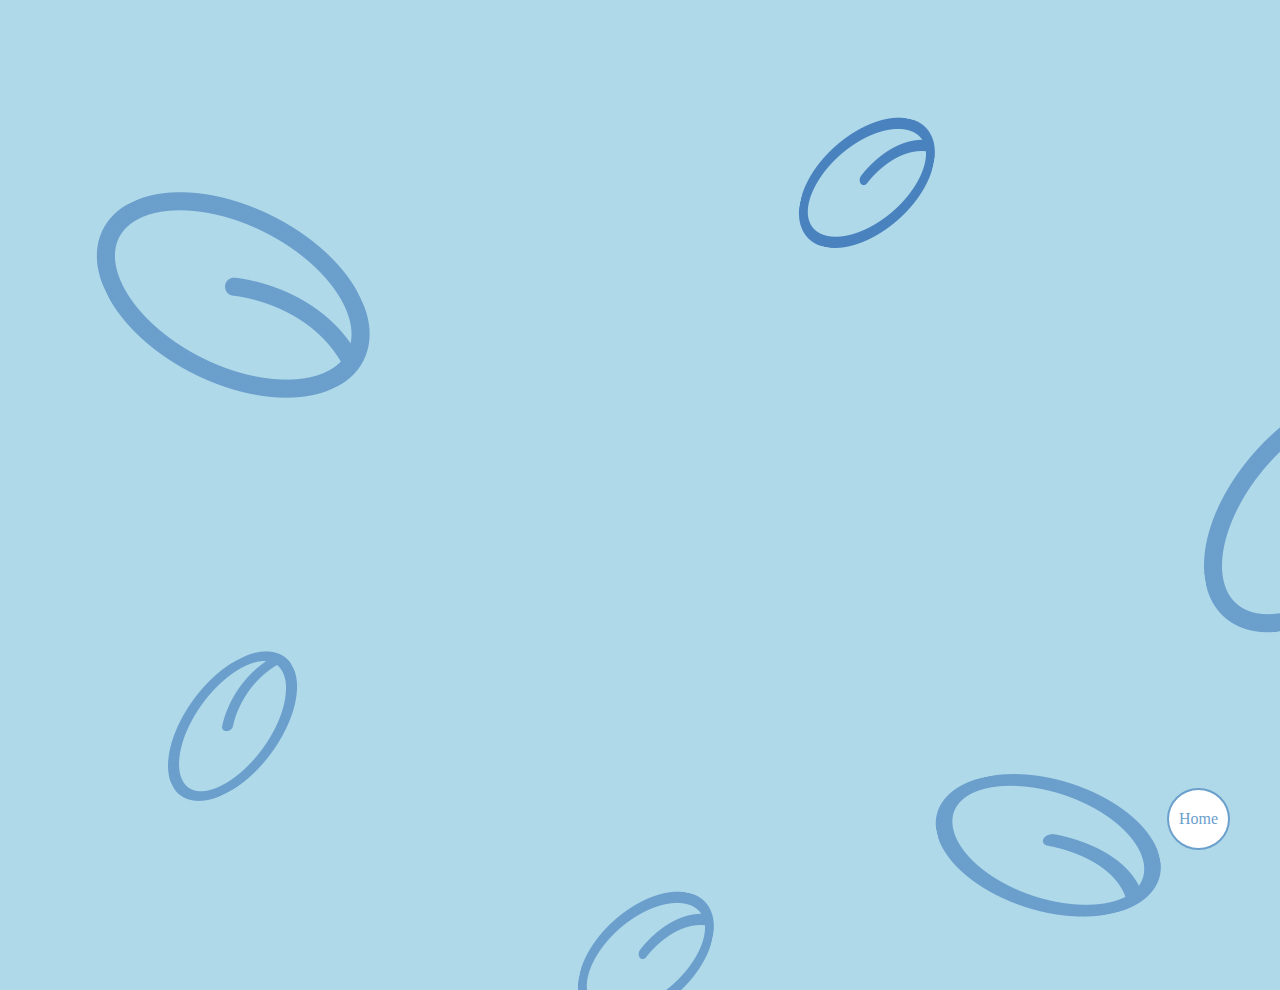
<file: video/video.html>
<!DOCTYPE html>
<html lang="ko">
<head>
    <meta charset="UTF-8">
    <meta http-equiv="X-UA-Compatible" content="IE=edge">
    <meta name="viewport" content="width=1400">
    <title>비디오</title>
    <style>
        *{
            margin: 0;
            padding: 0;
        }
        body{
            height: 100vh;
            background: url(./background.jpg);
            min-width: 1320px;
            text-align: center;
            padding-top: calc(calc(100vh - 720px) / 2);
        }
        a{
            text-decoration: none;
            color: #6ba0cc;
            background-color: #fff;
            border: 2px solid #6ba0cc;
            padding: 20px 10px;
            display: block;
            position: fixed;
            right: 50px;
            bottom: 50px;
            border-radius: 50%;
        }
        a:hover{
            color: #fff;
            background-color: #6ba0cc;
        }
    </style>
</head>
<body>
    <iframe width="1280" height="720" src="https://www.youtube.com/embed/yJPmBB8HkDw" title="손수" frameborder="0" allow="accelerometer; autoplay; clipboard-write; encrypted-media; gyroscope; picture-in-picture; web-share" allowfullscreen></iframe>
    <a href="../index.html">Home</a>
</body>
</html>
</file>
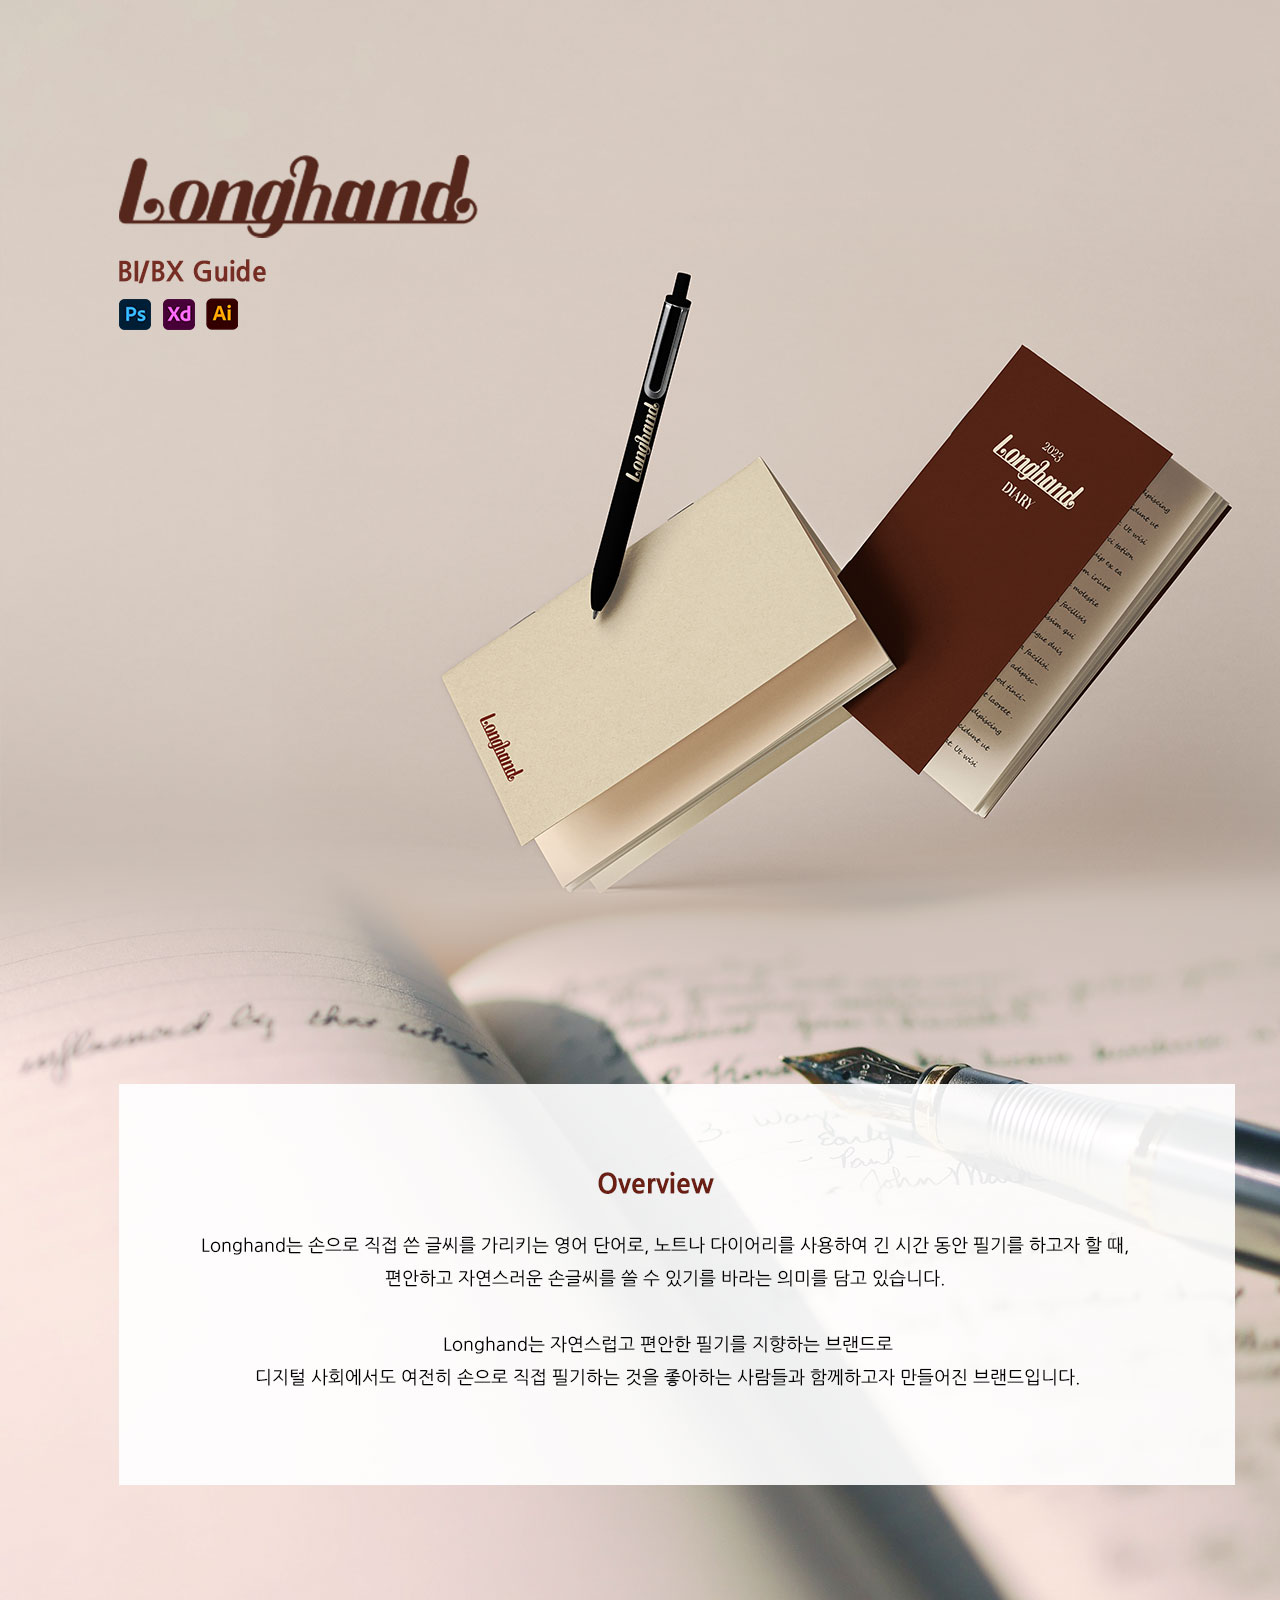
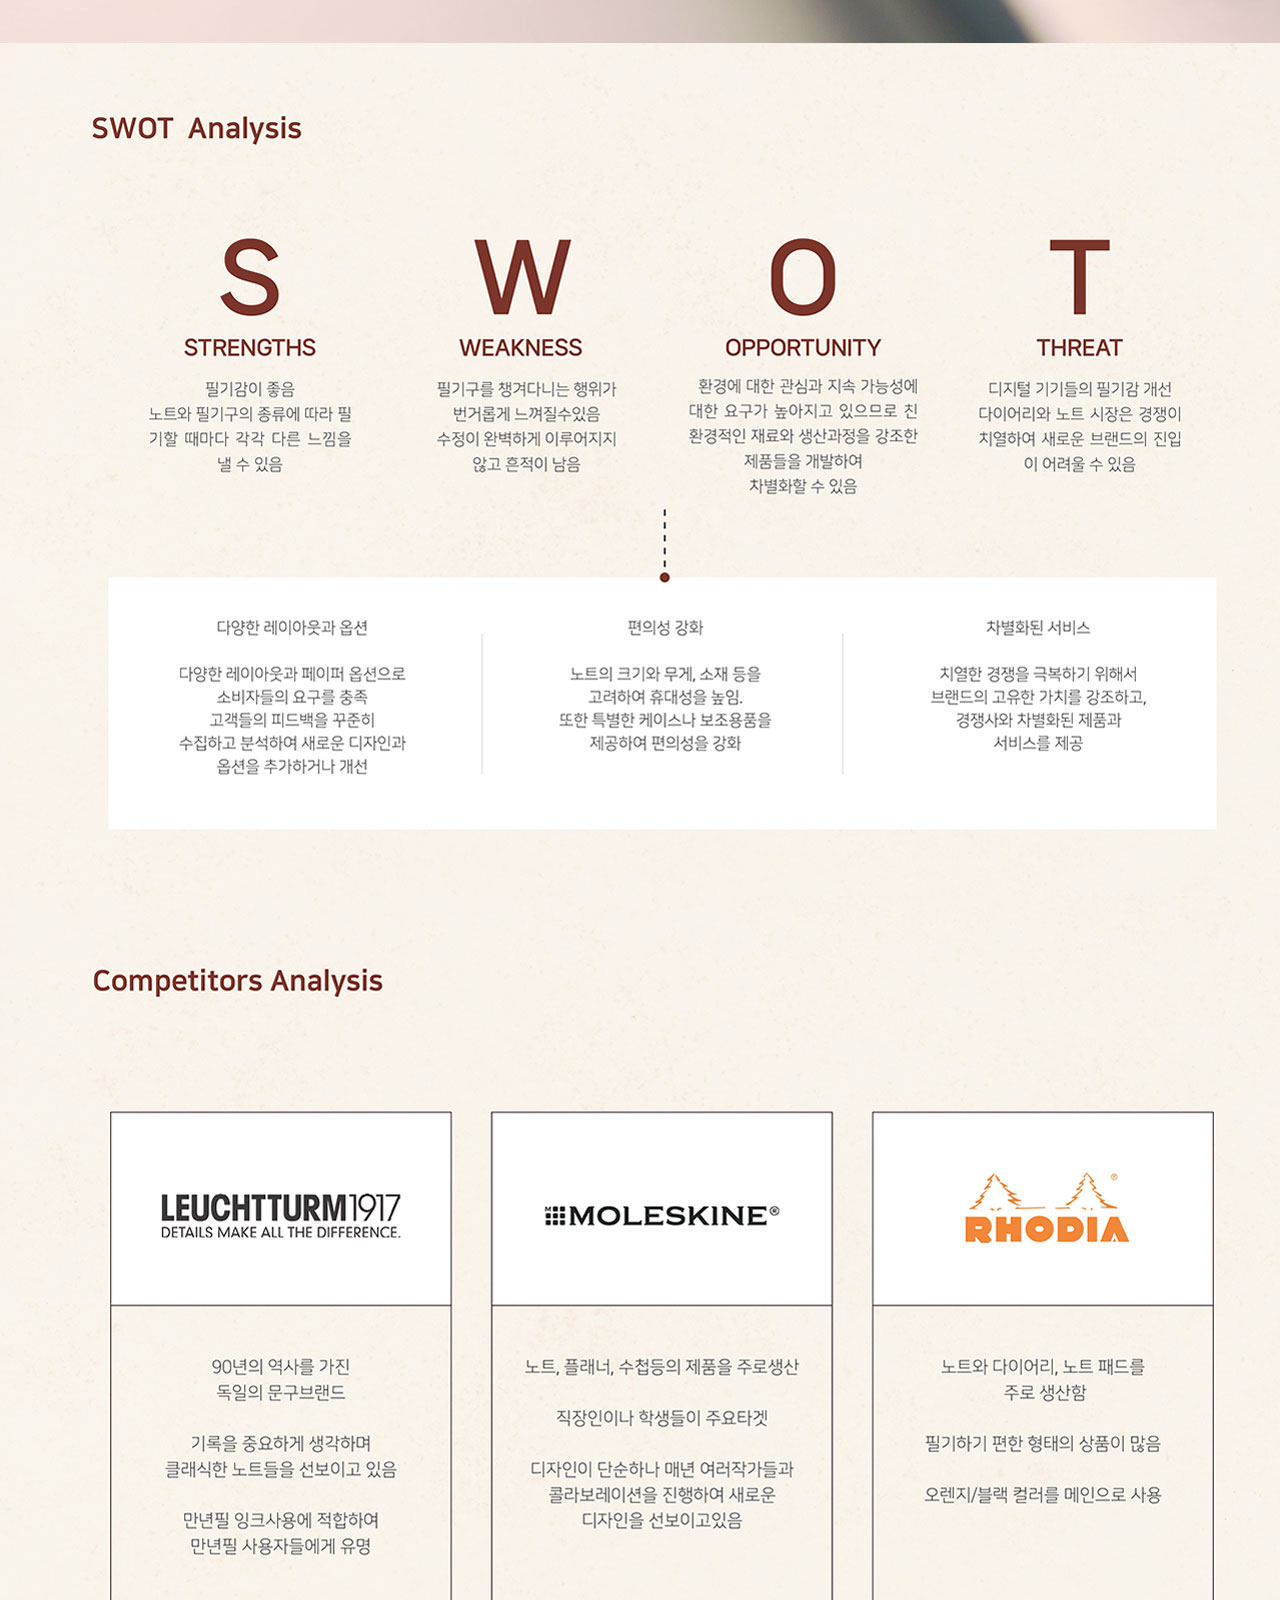
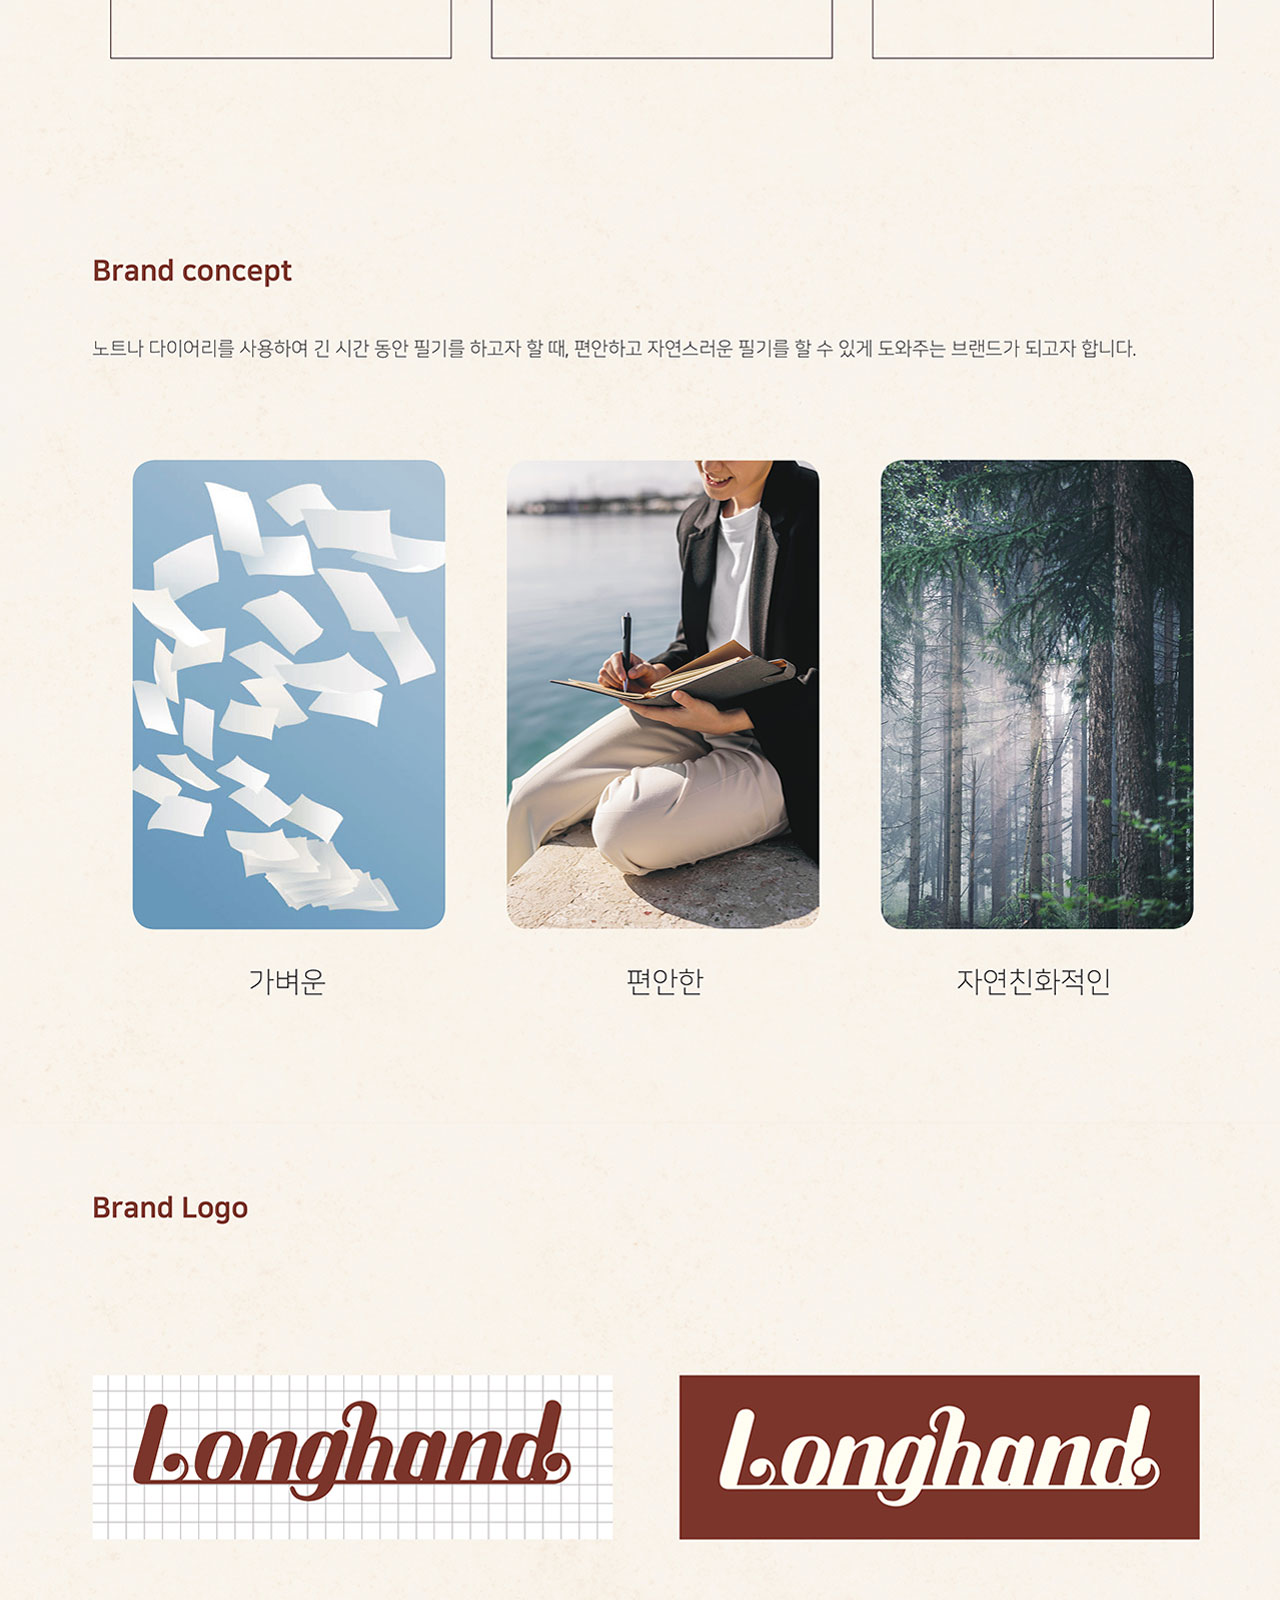
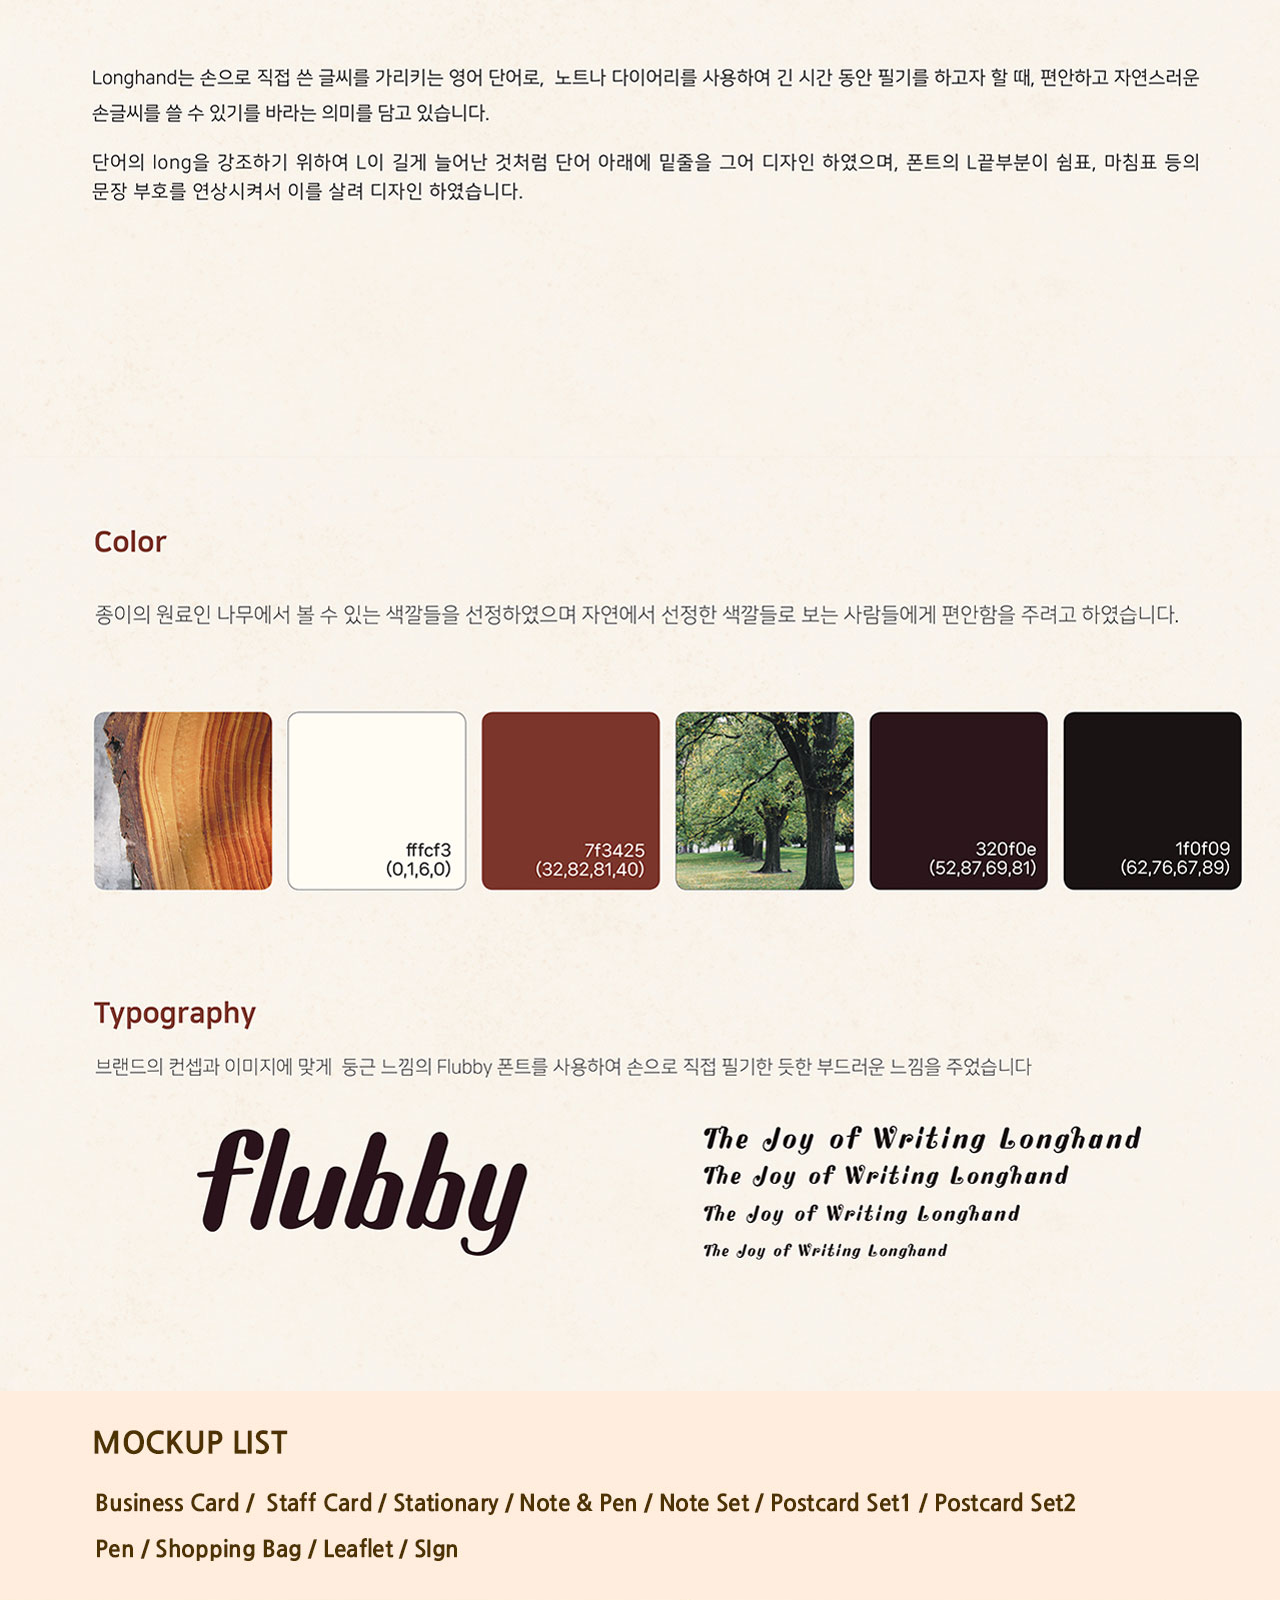
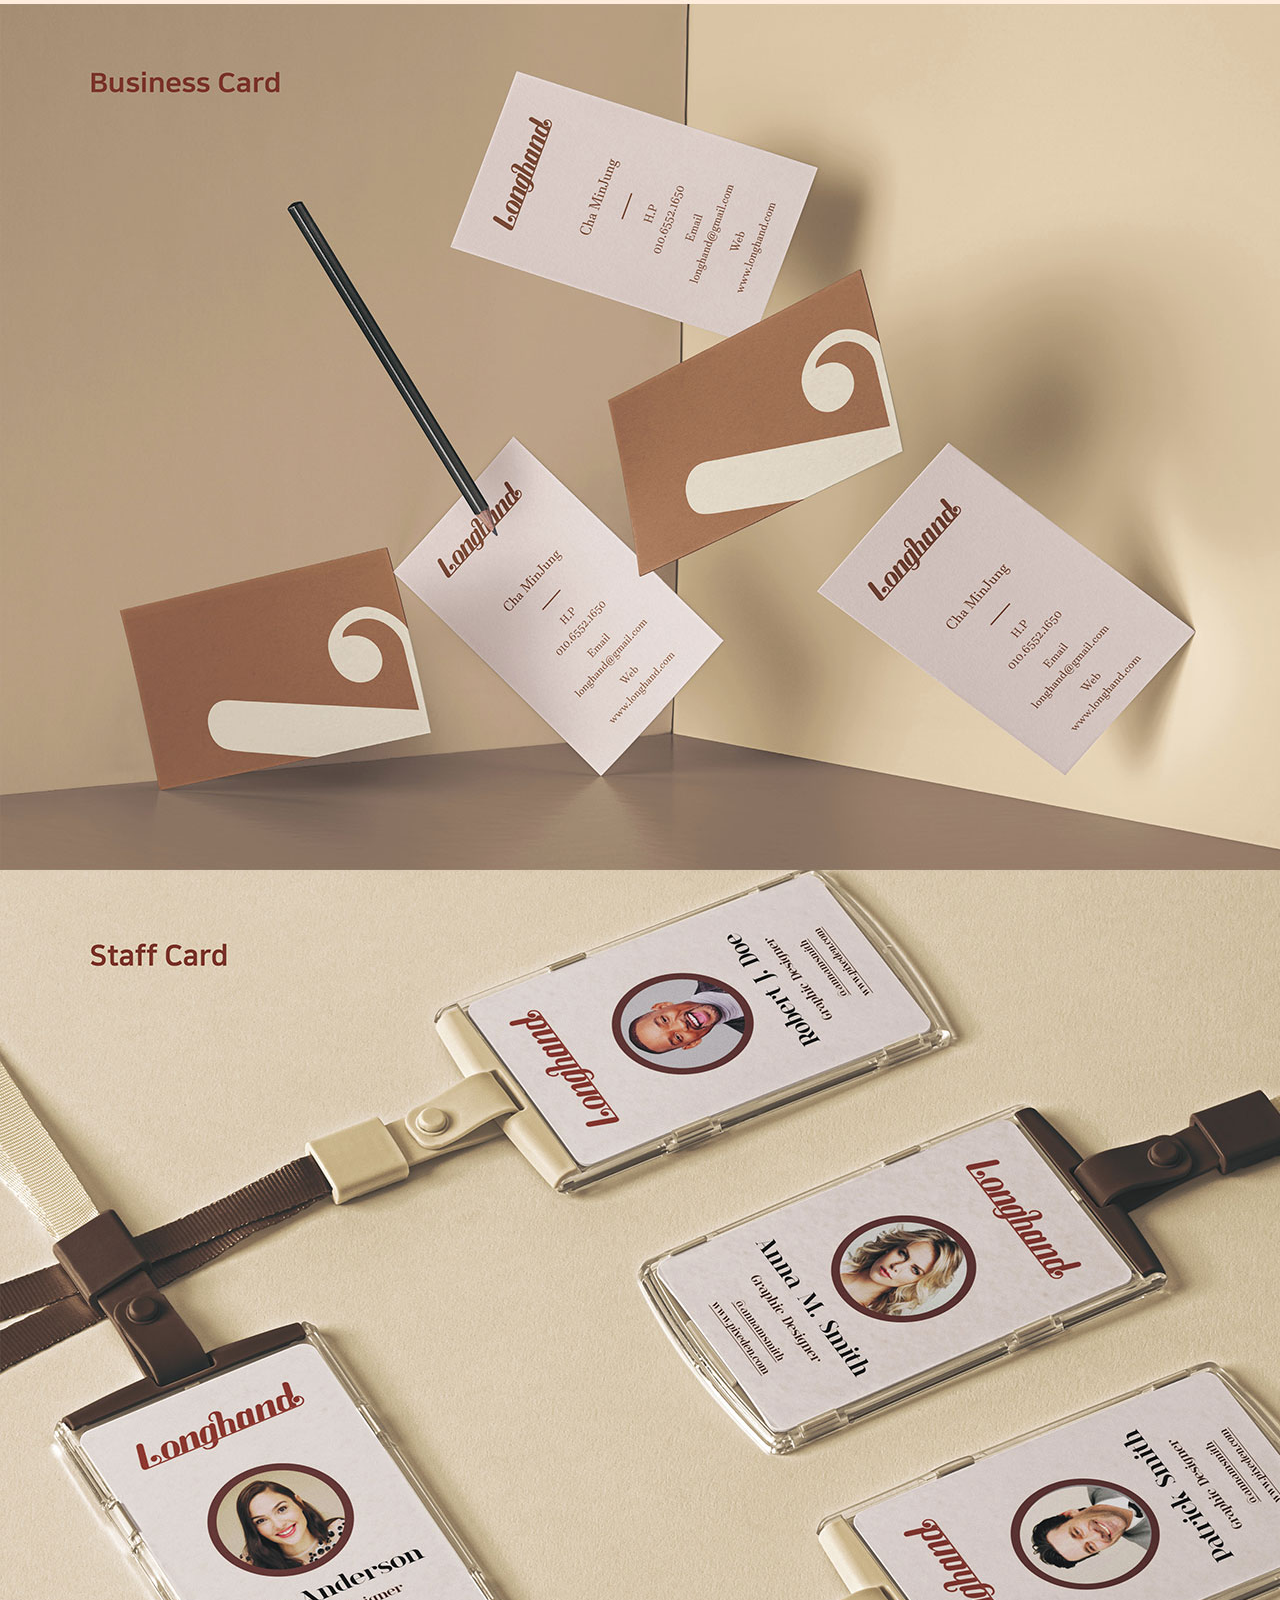
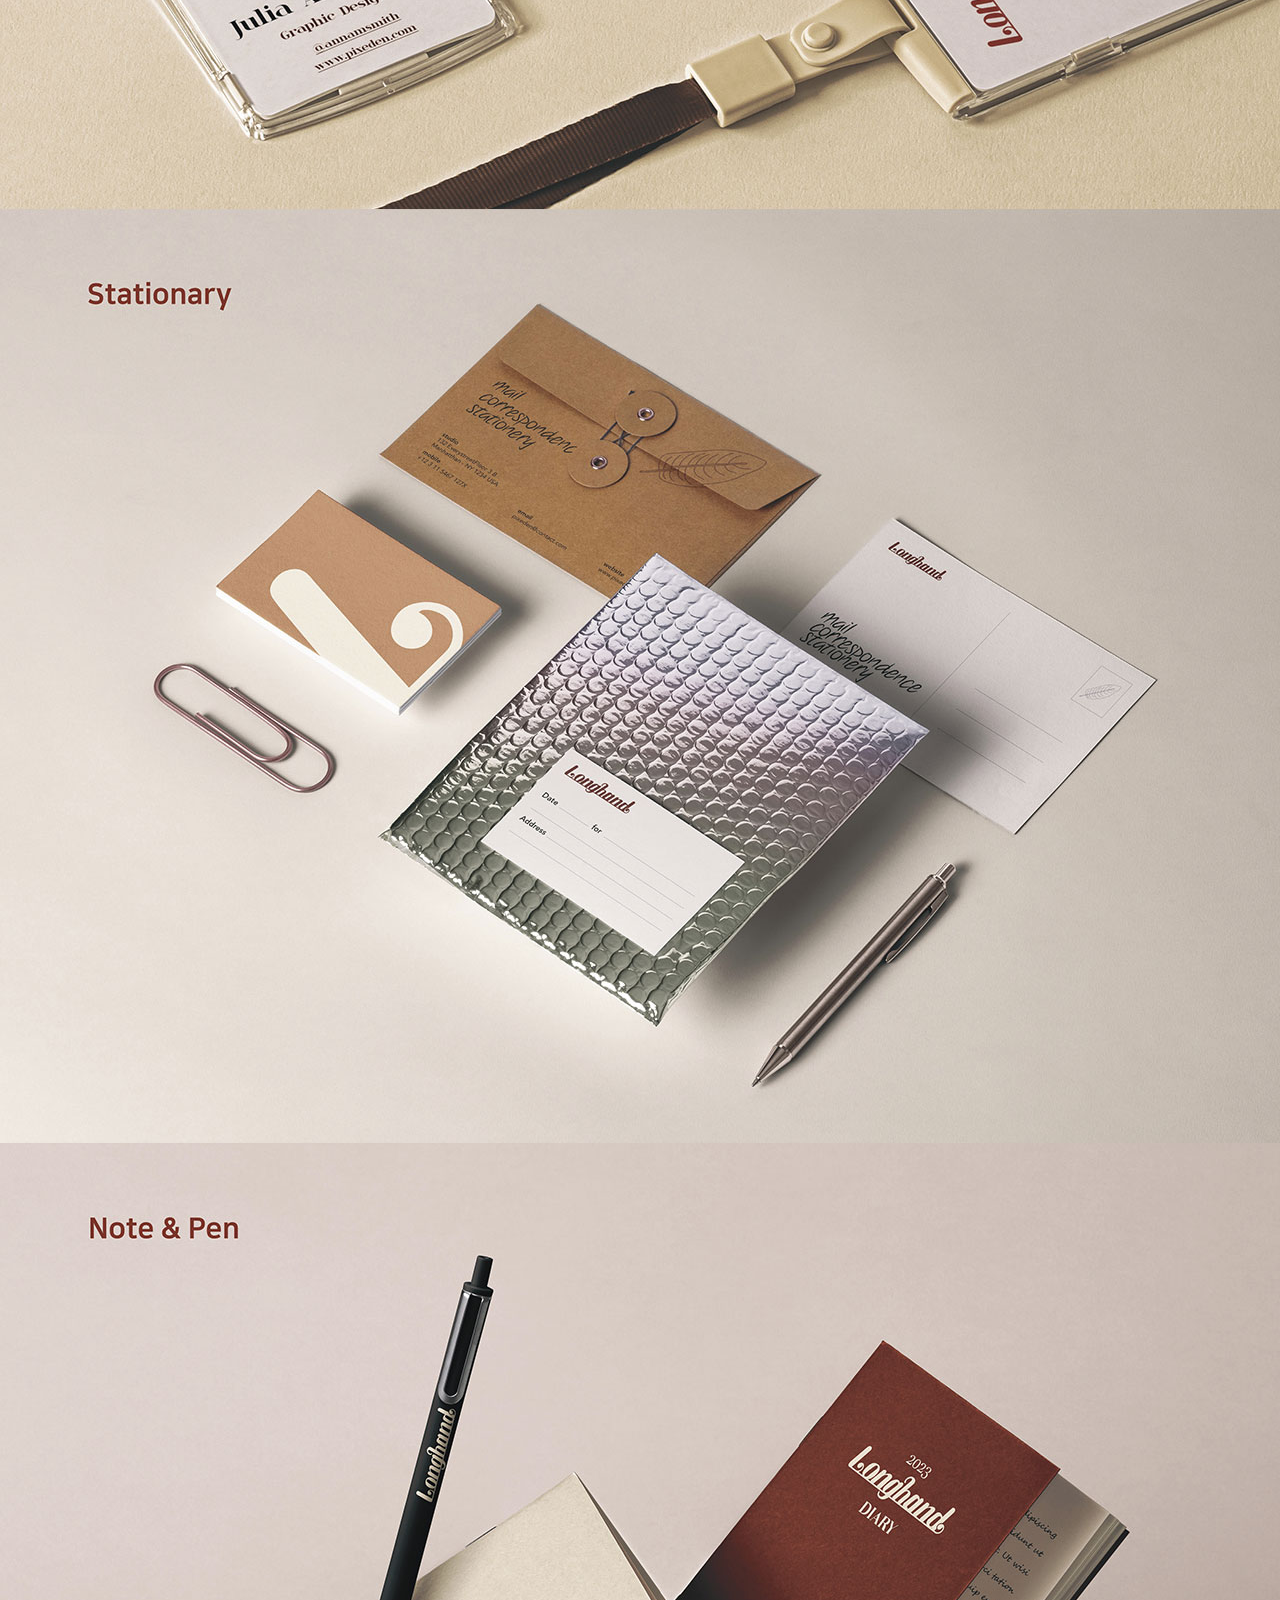
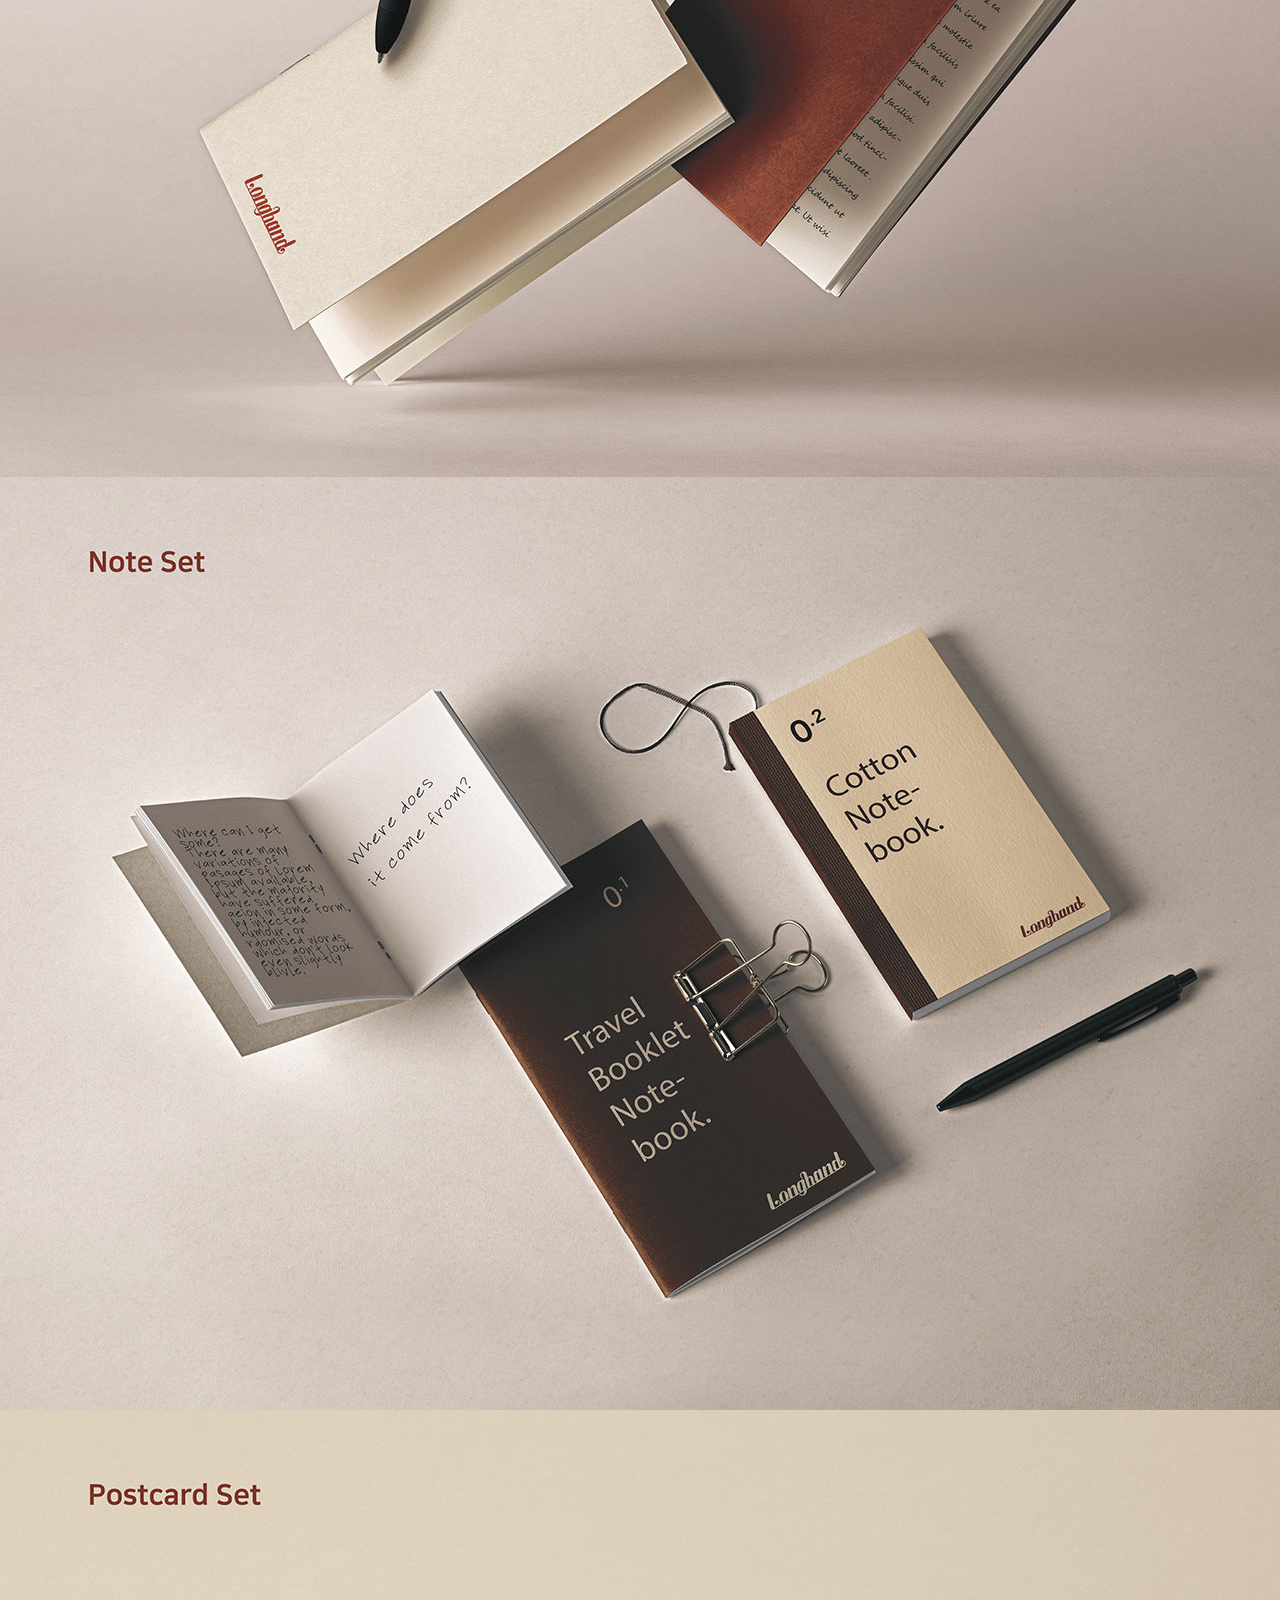
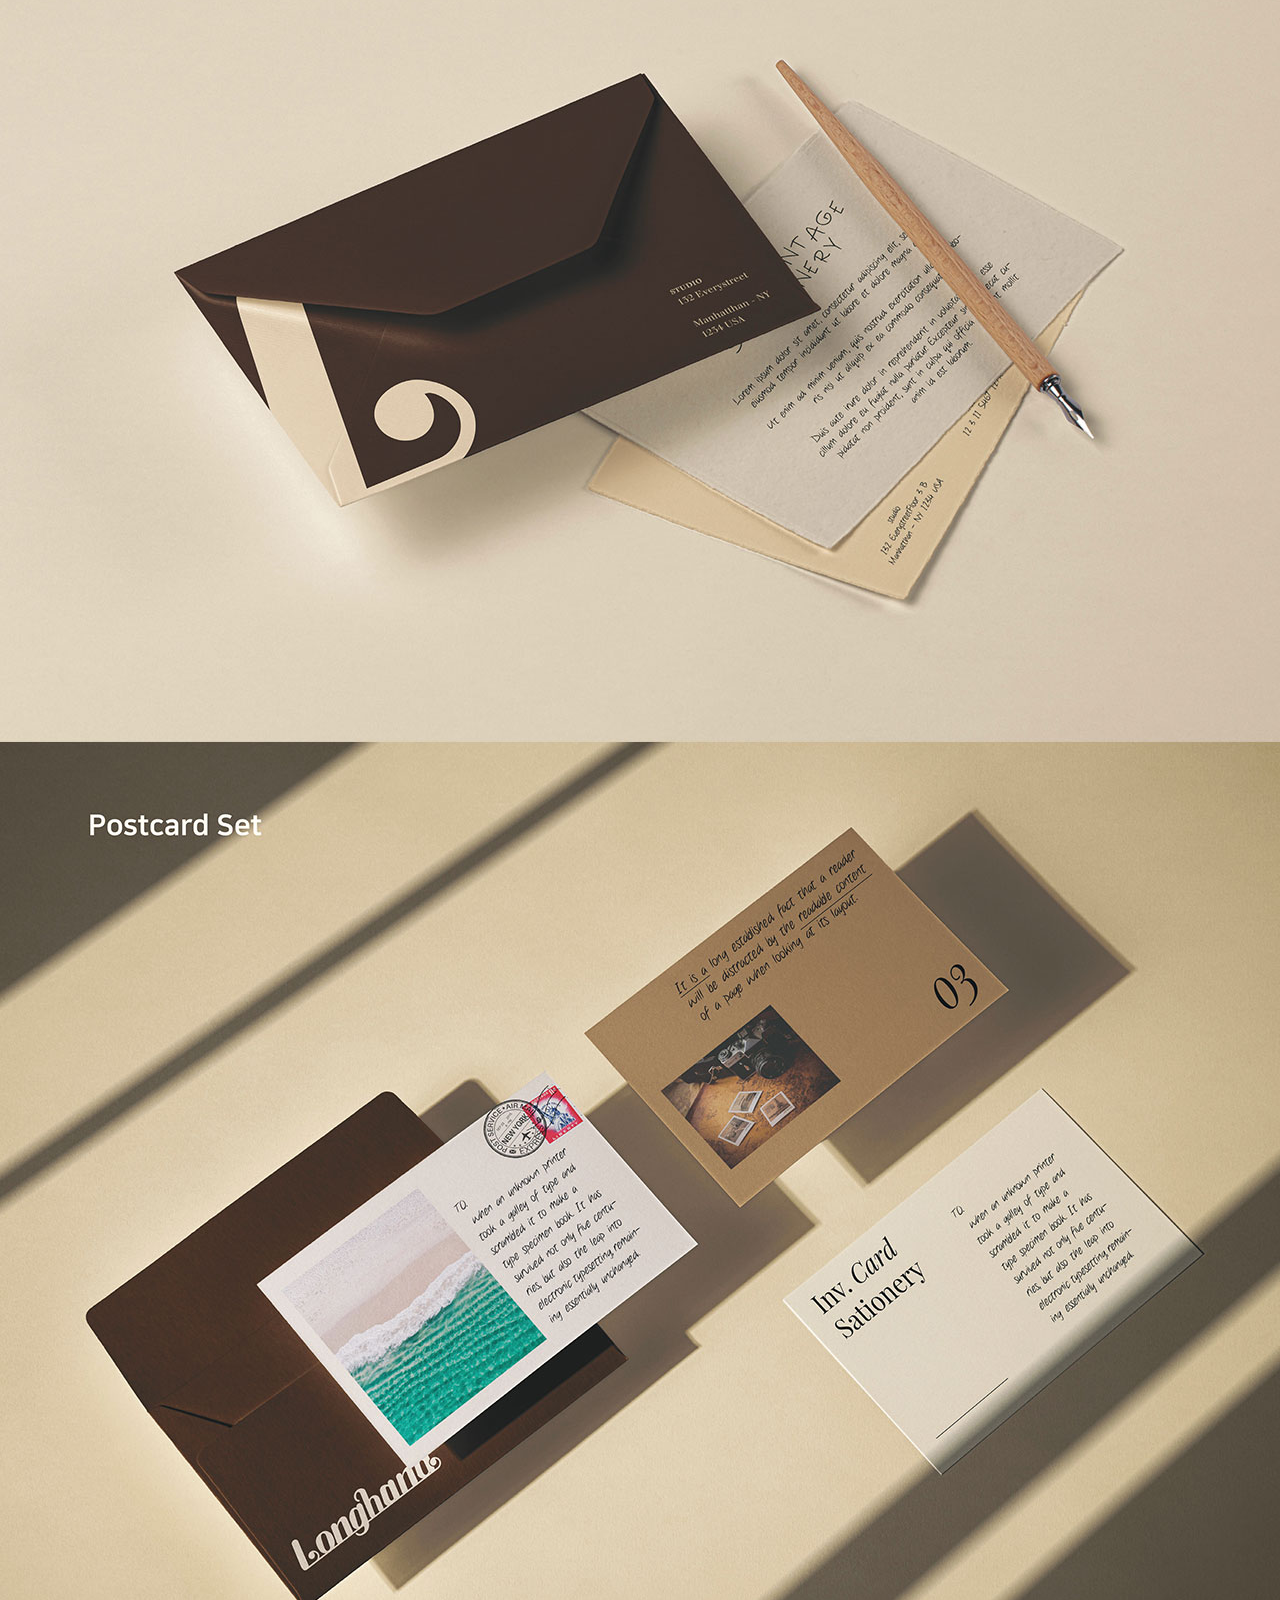
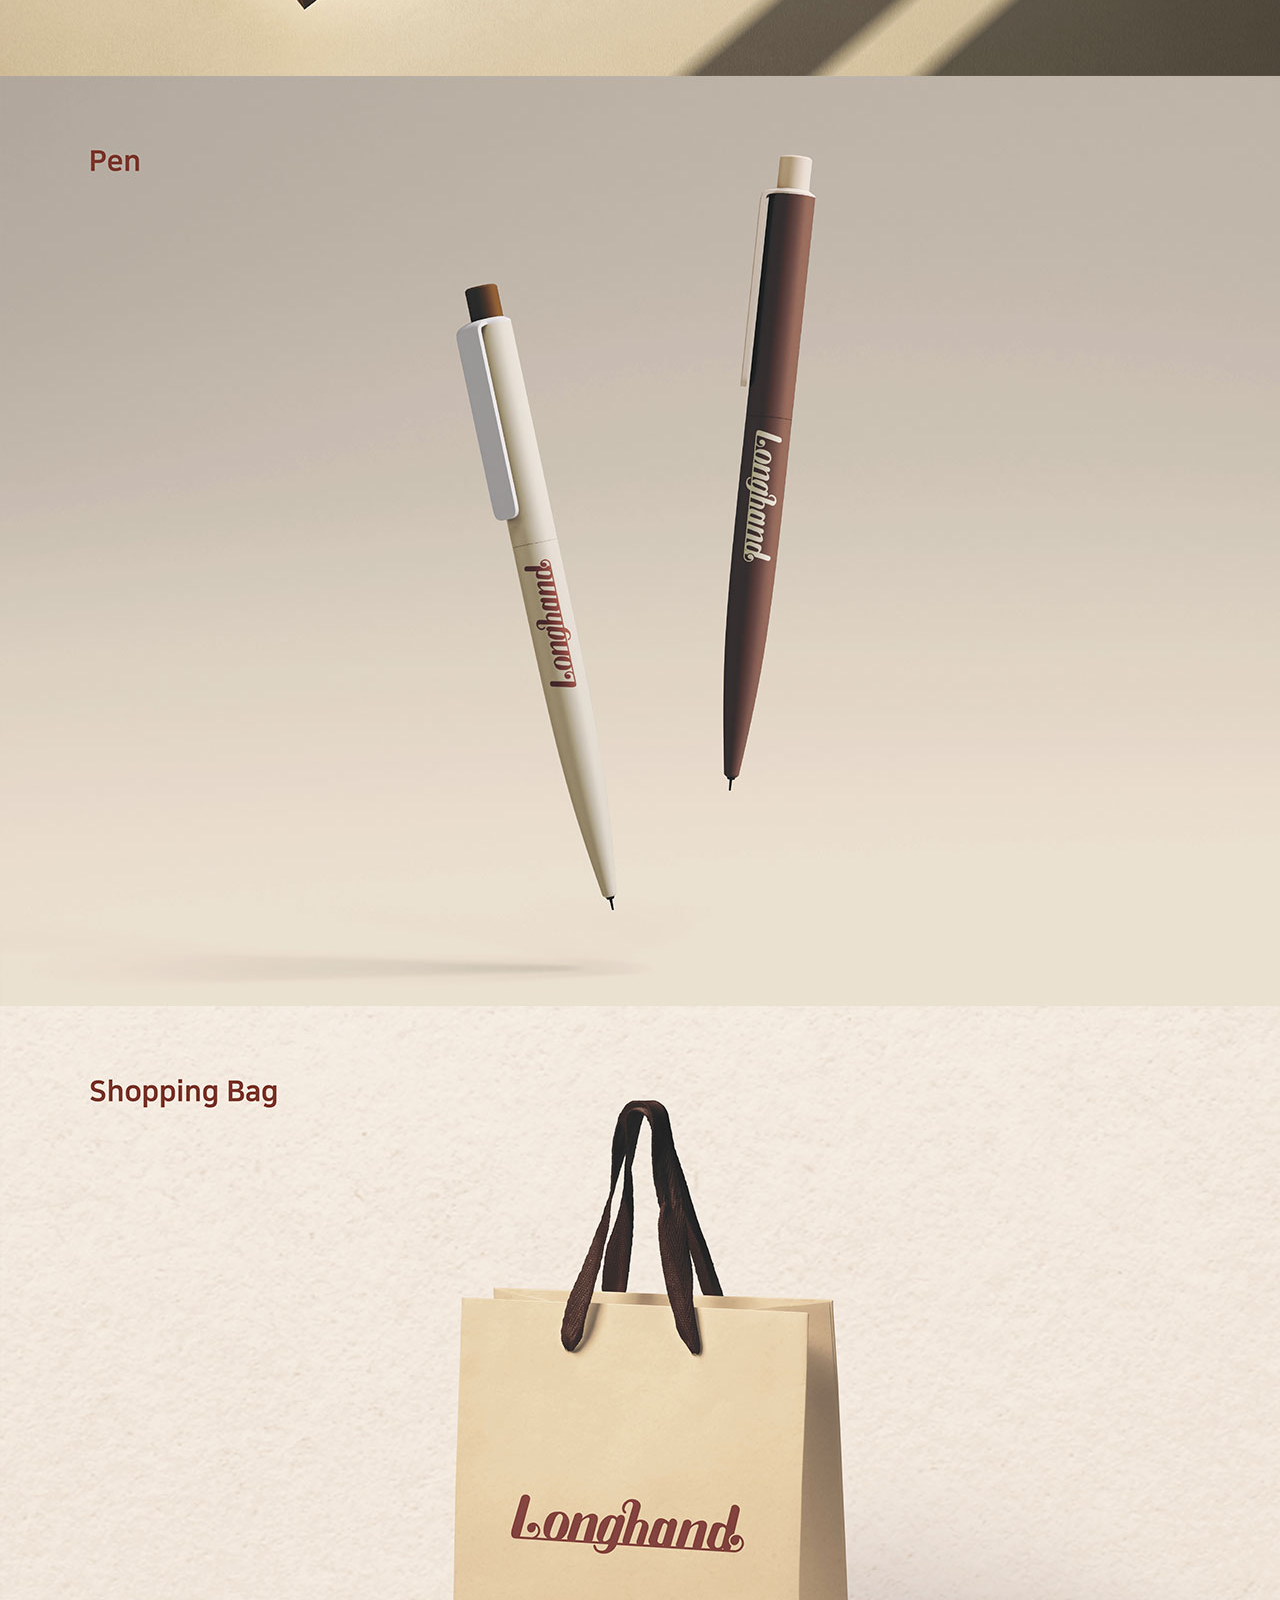
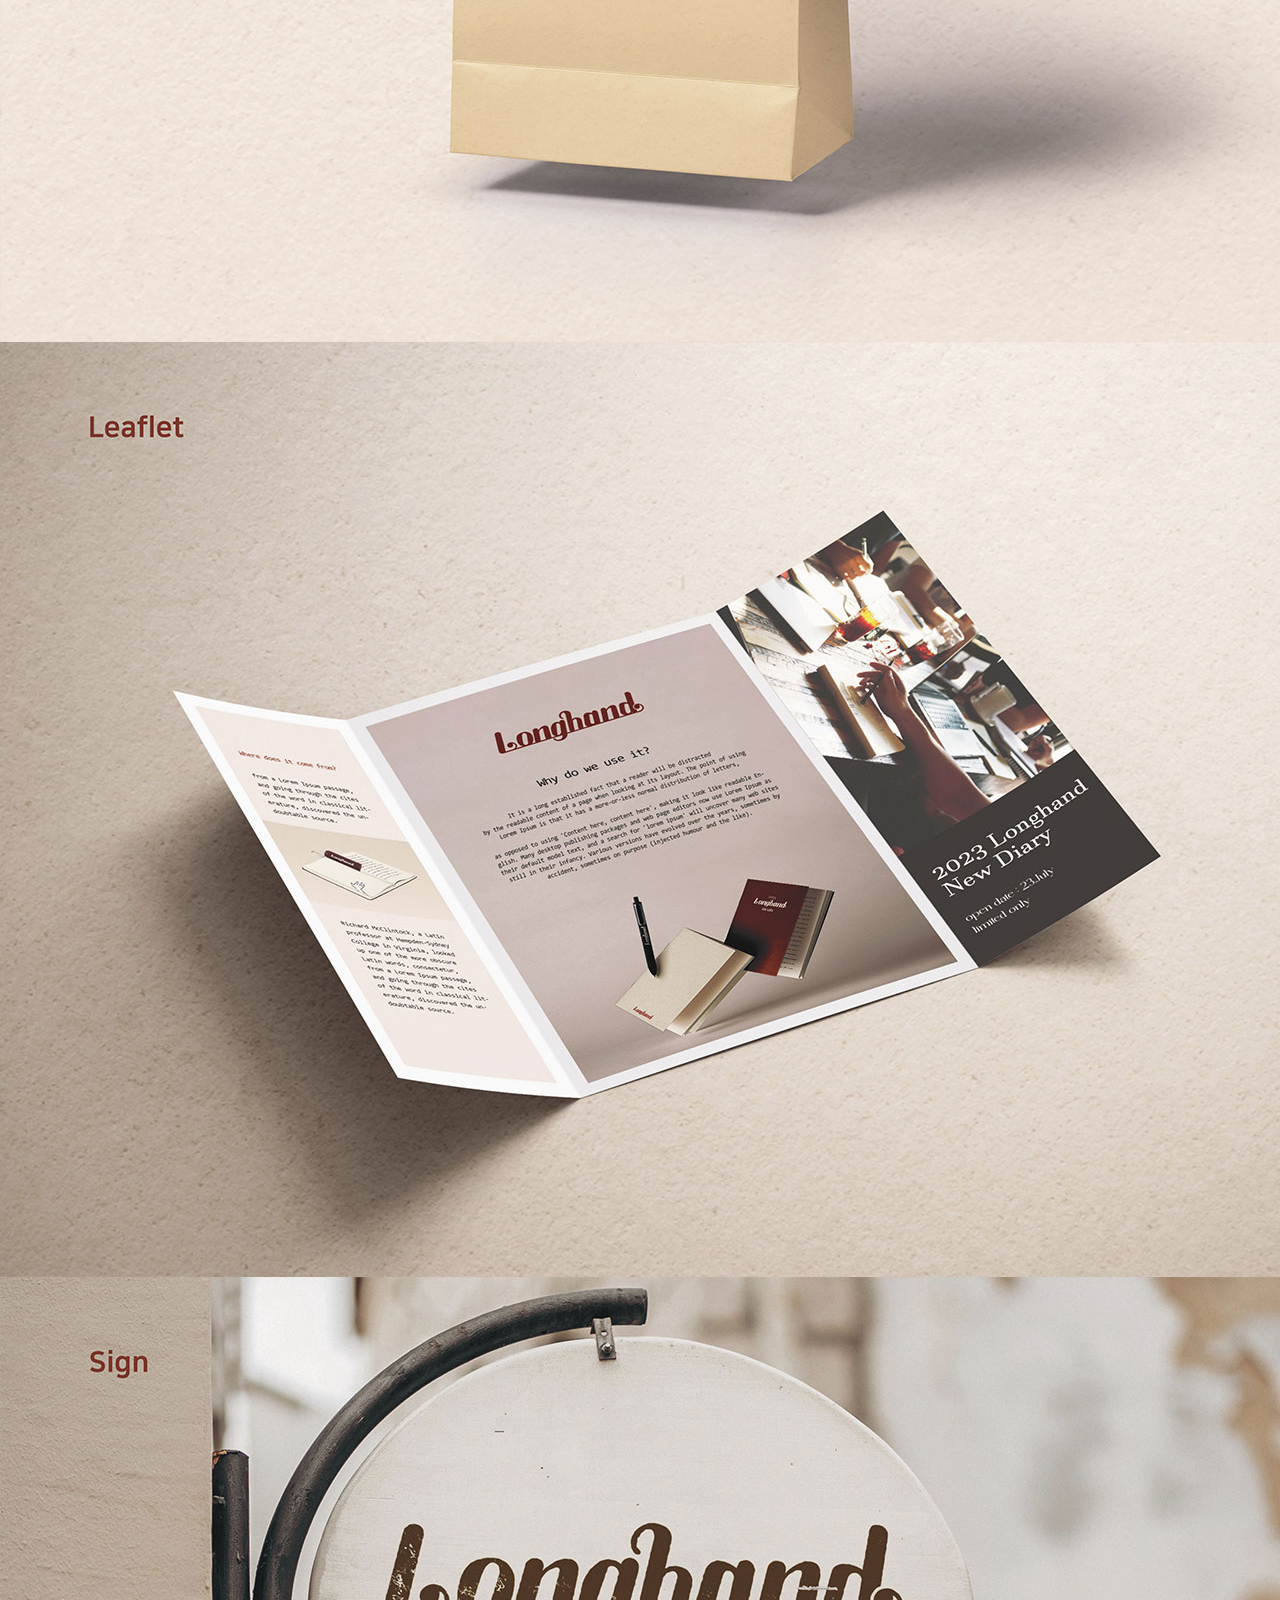
<file: webguide/BIBX Guide.html>
<!DOCTYPE html>
<html lang="ko">

<head>
    <meta charset="UTF-8">
    <meta name="viewport" content="width=device-width, initial-scale=1.0">
    <title>BI/BX Guide</title>
    <style>
        *{
            margin: 0;
            padding: 0;
        }
        body {
            
            text-align: center;
            background-color: rgb(255, 243, 227);
        }
        img{
            margin: auto;
            display: block;
        }
    </style>
</head>

<body>
    <img src="./images/bibx1.jpg" alt="">
    <img src="./images/bibx2.jpg" alt="">
    <img src="./images/bibx3.jpg" alt="">

</body>

</html>
</file>
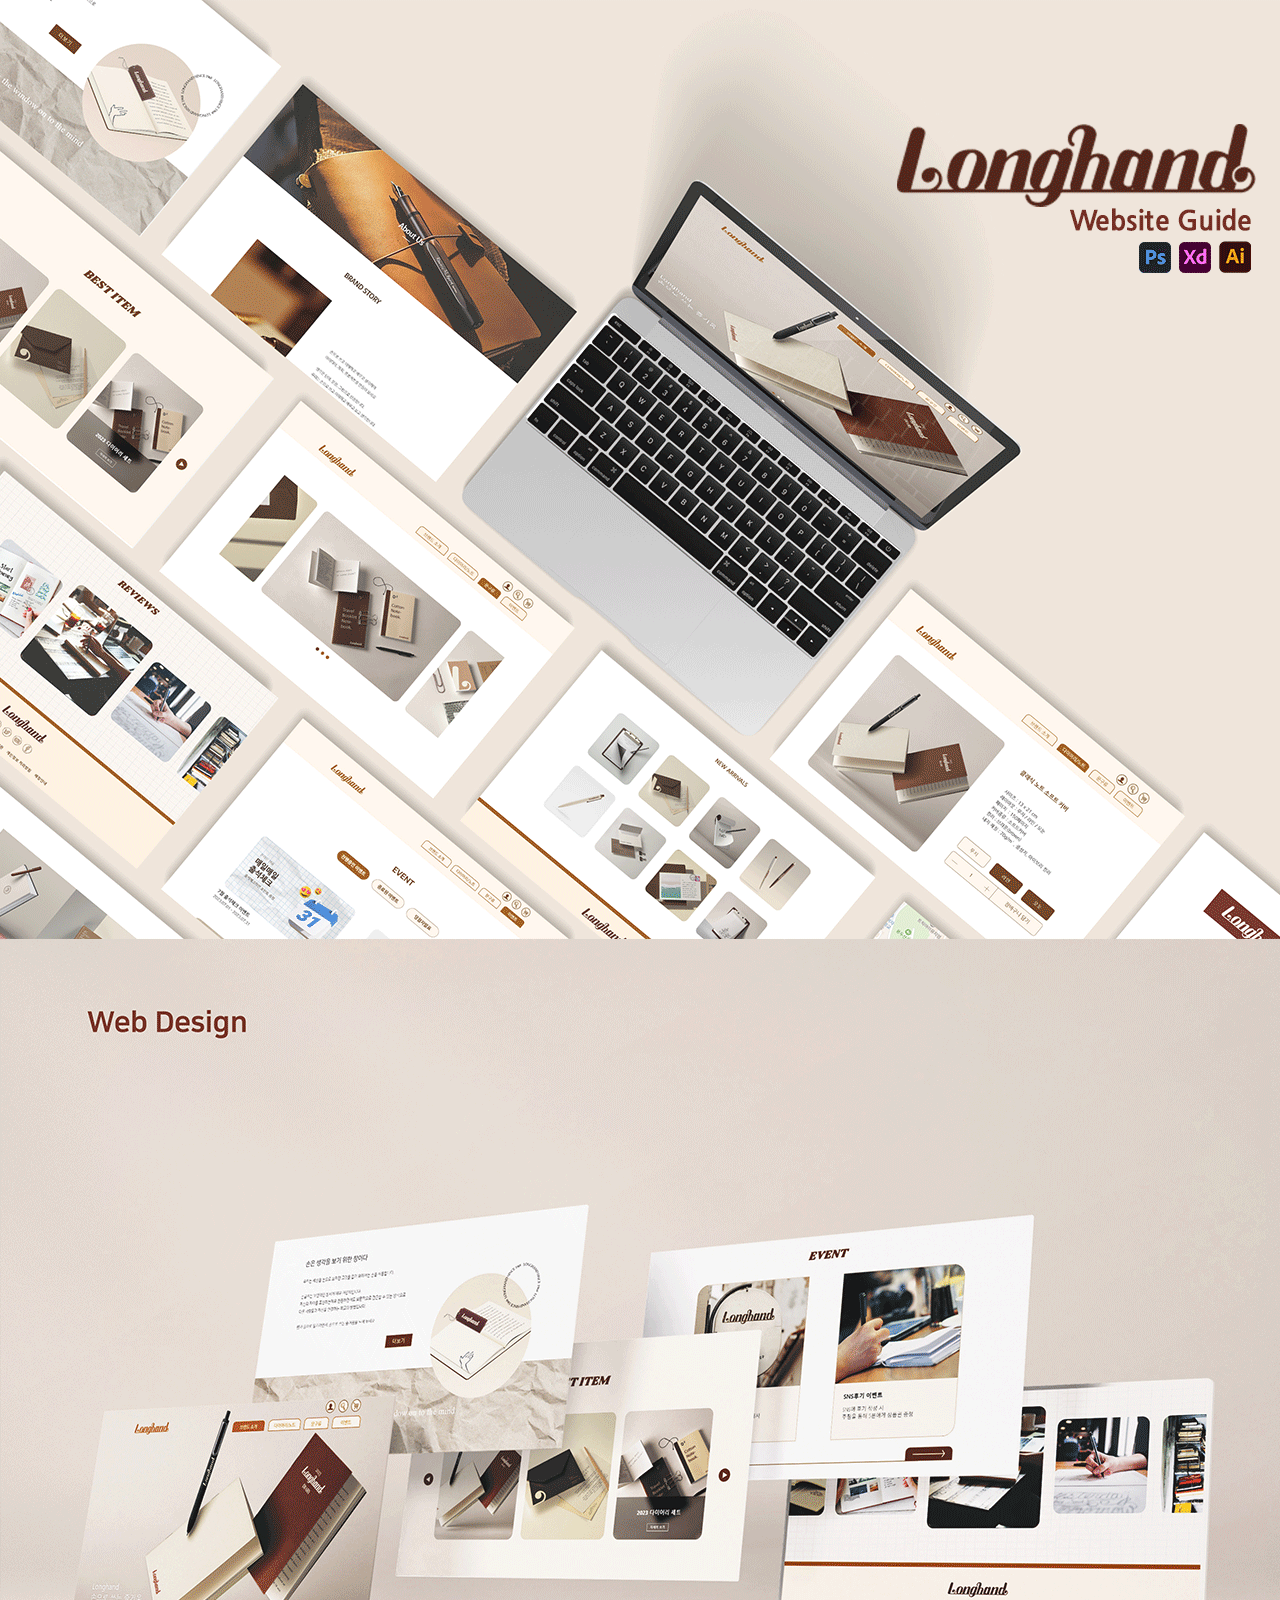
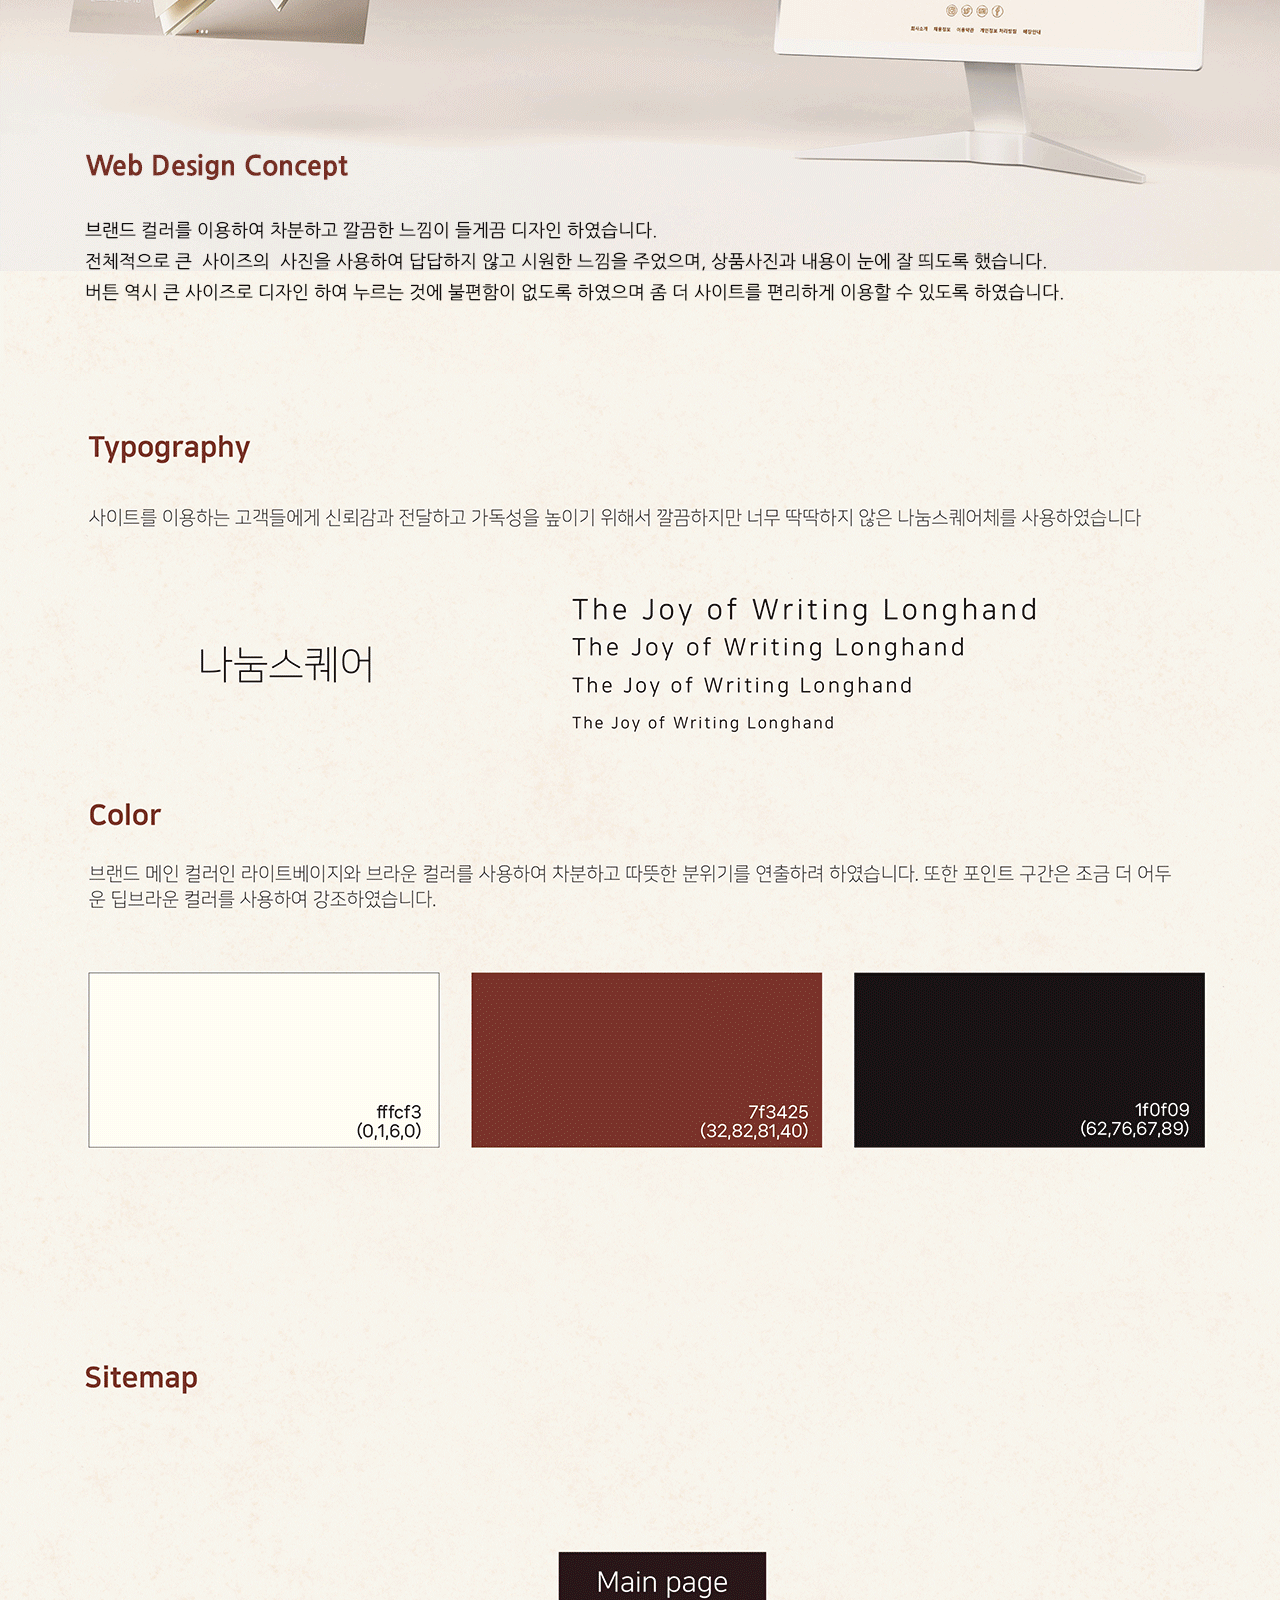
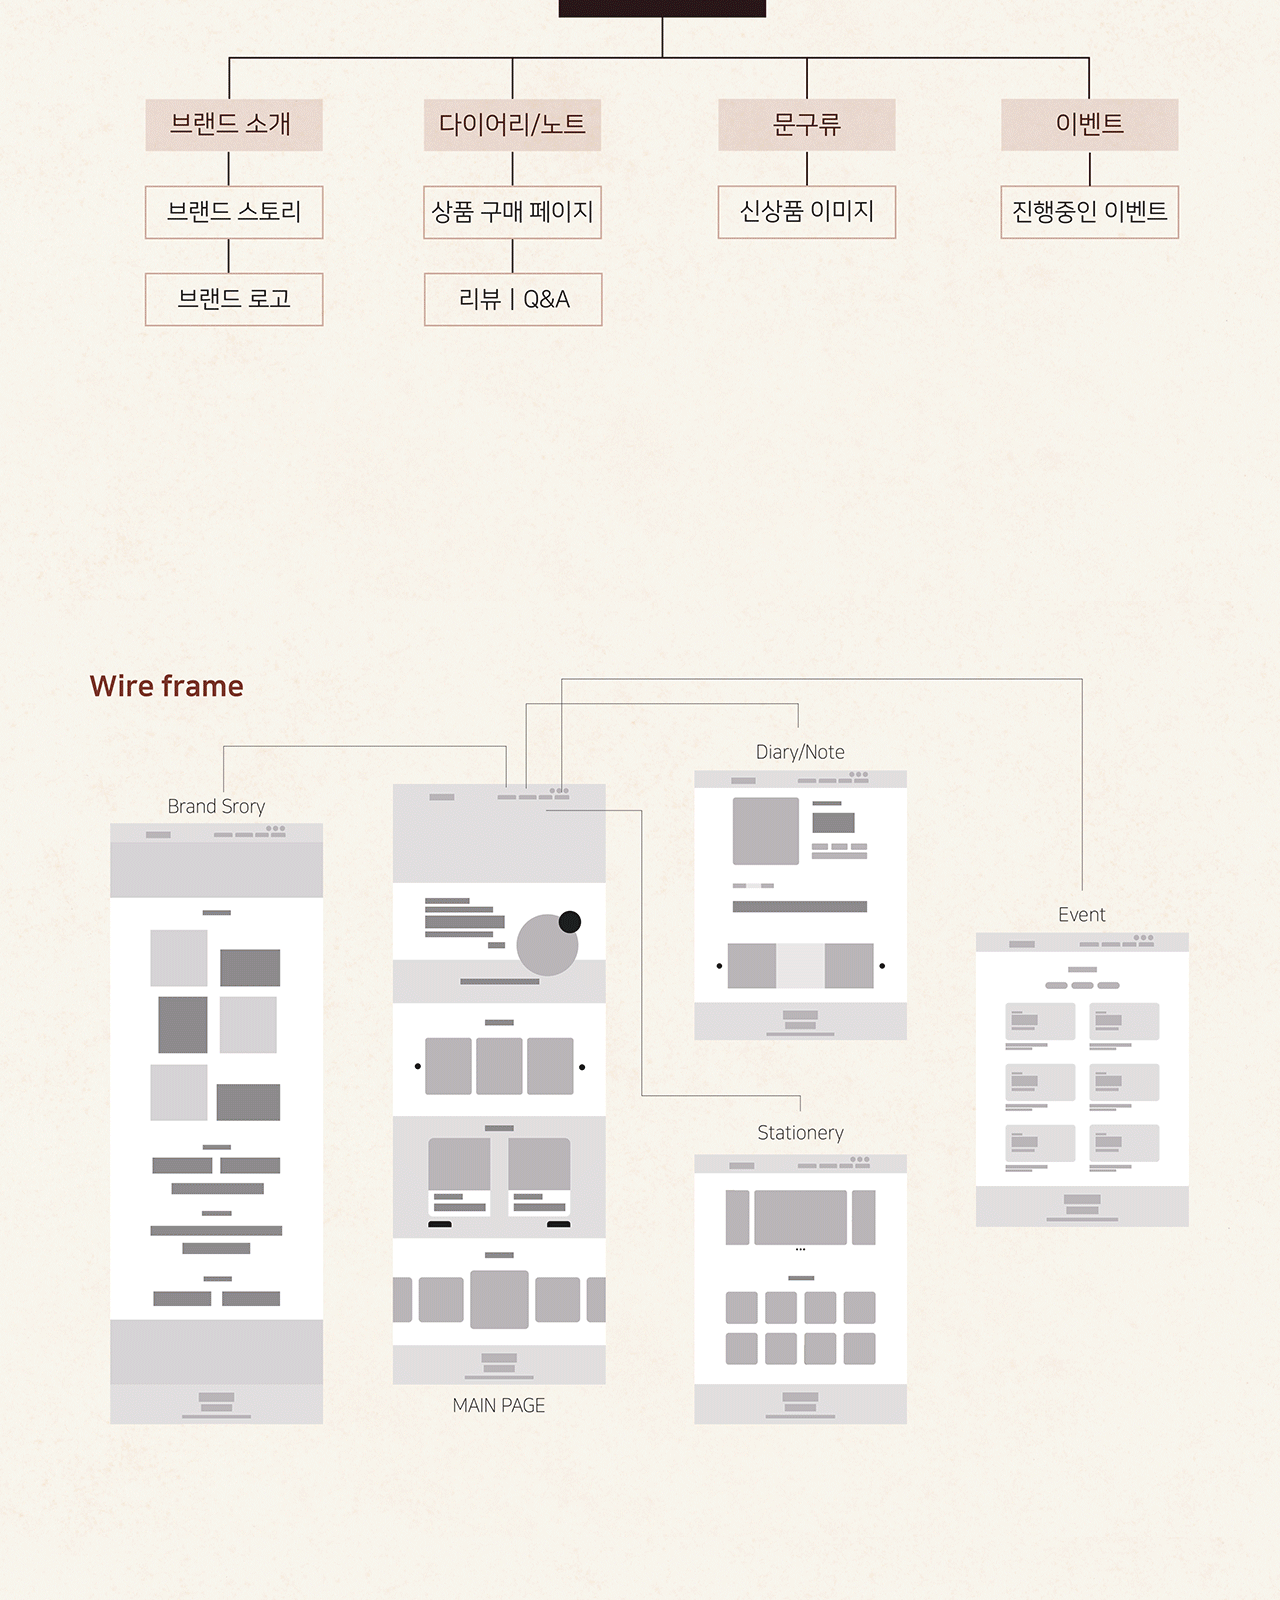
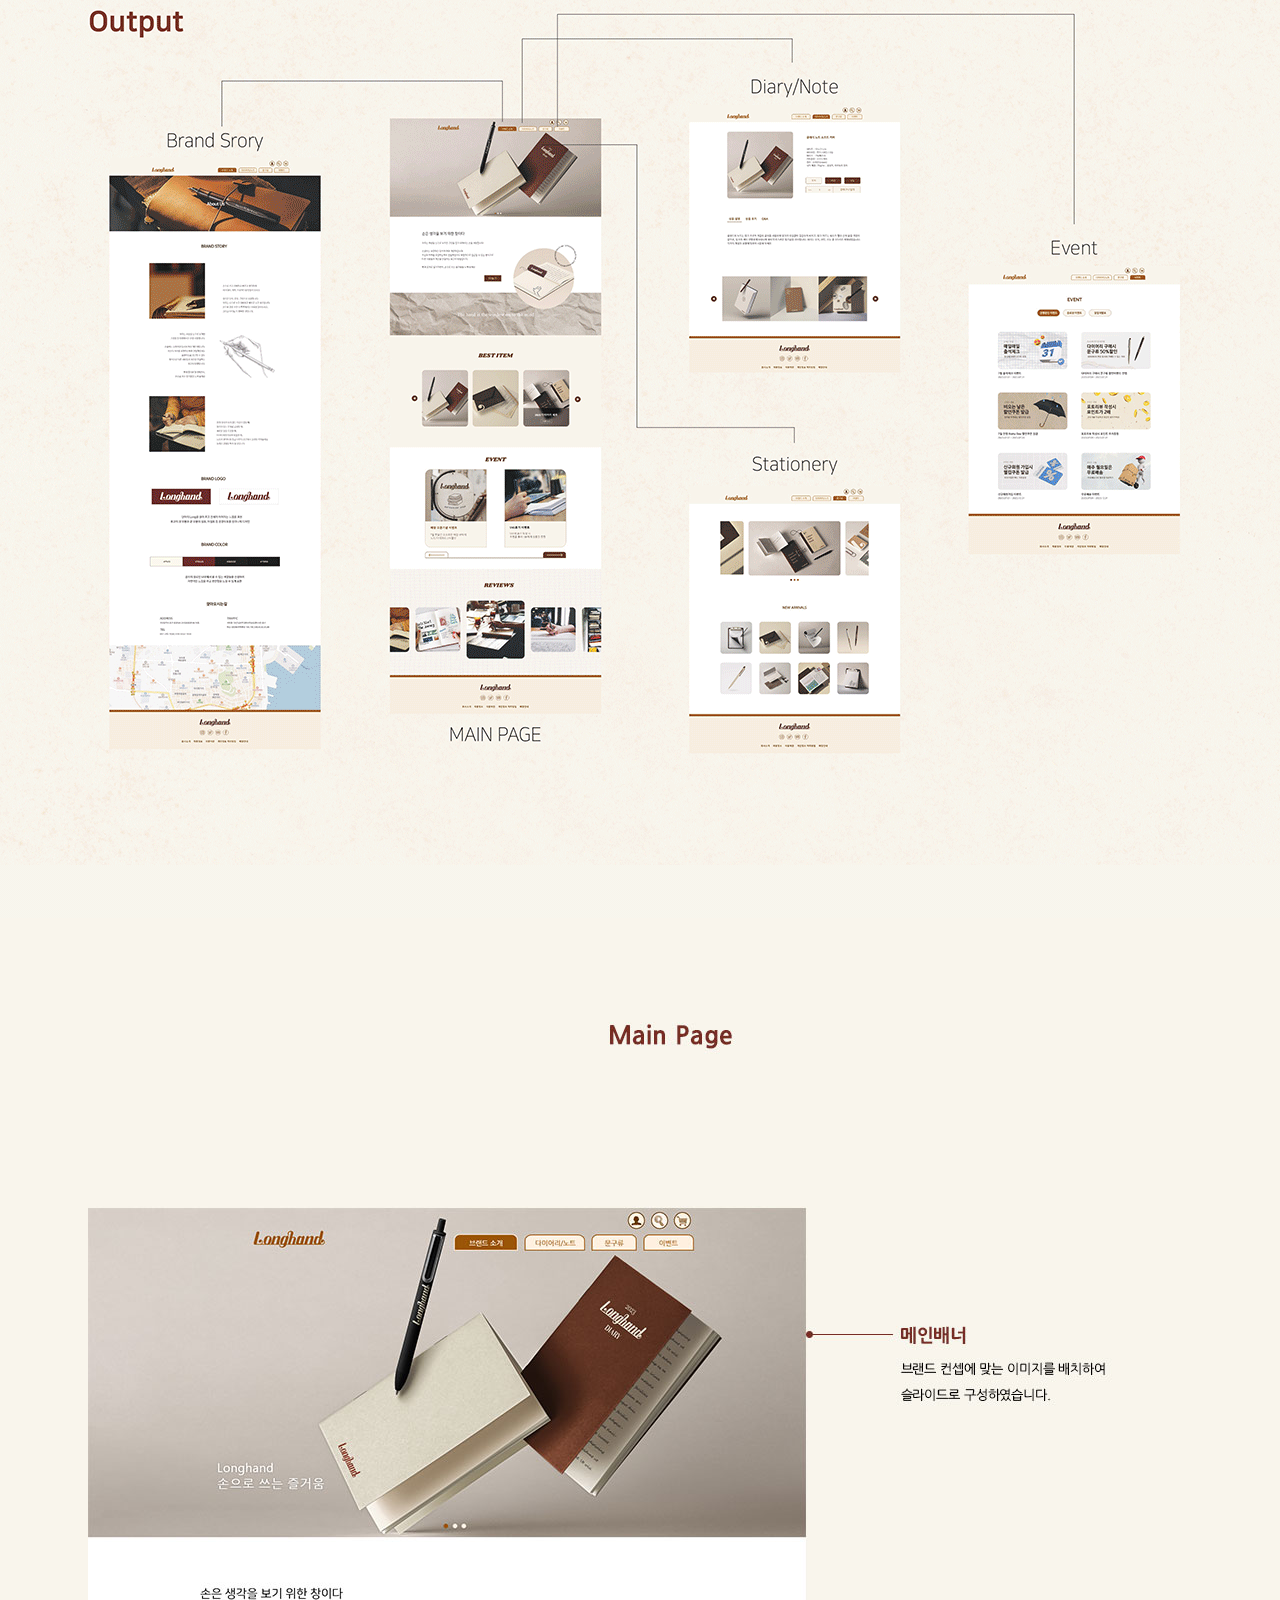
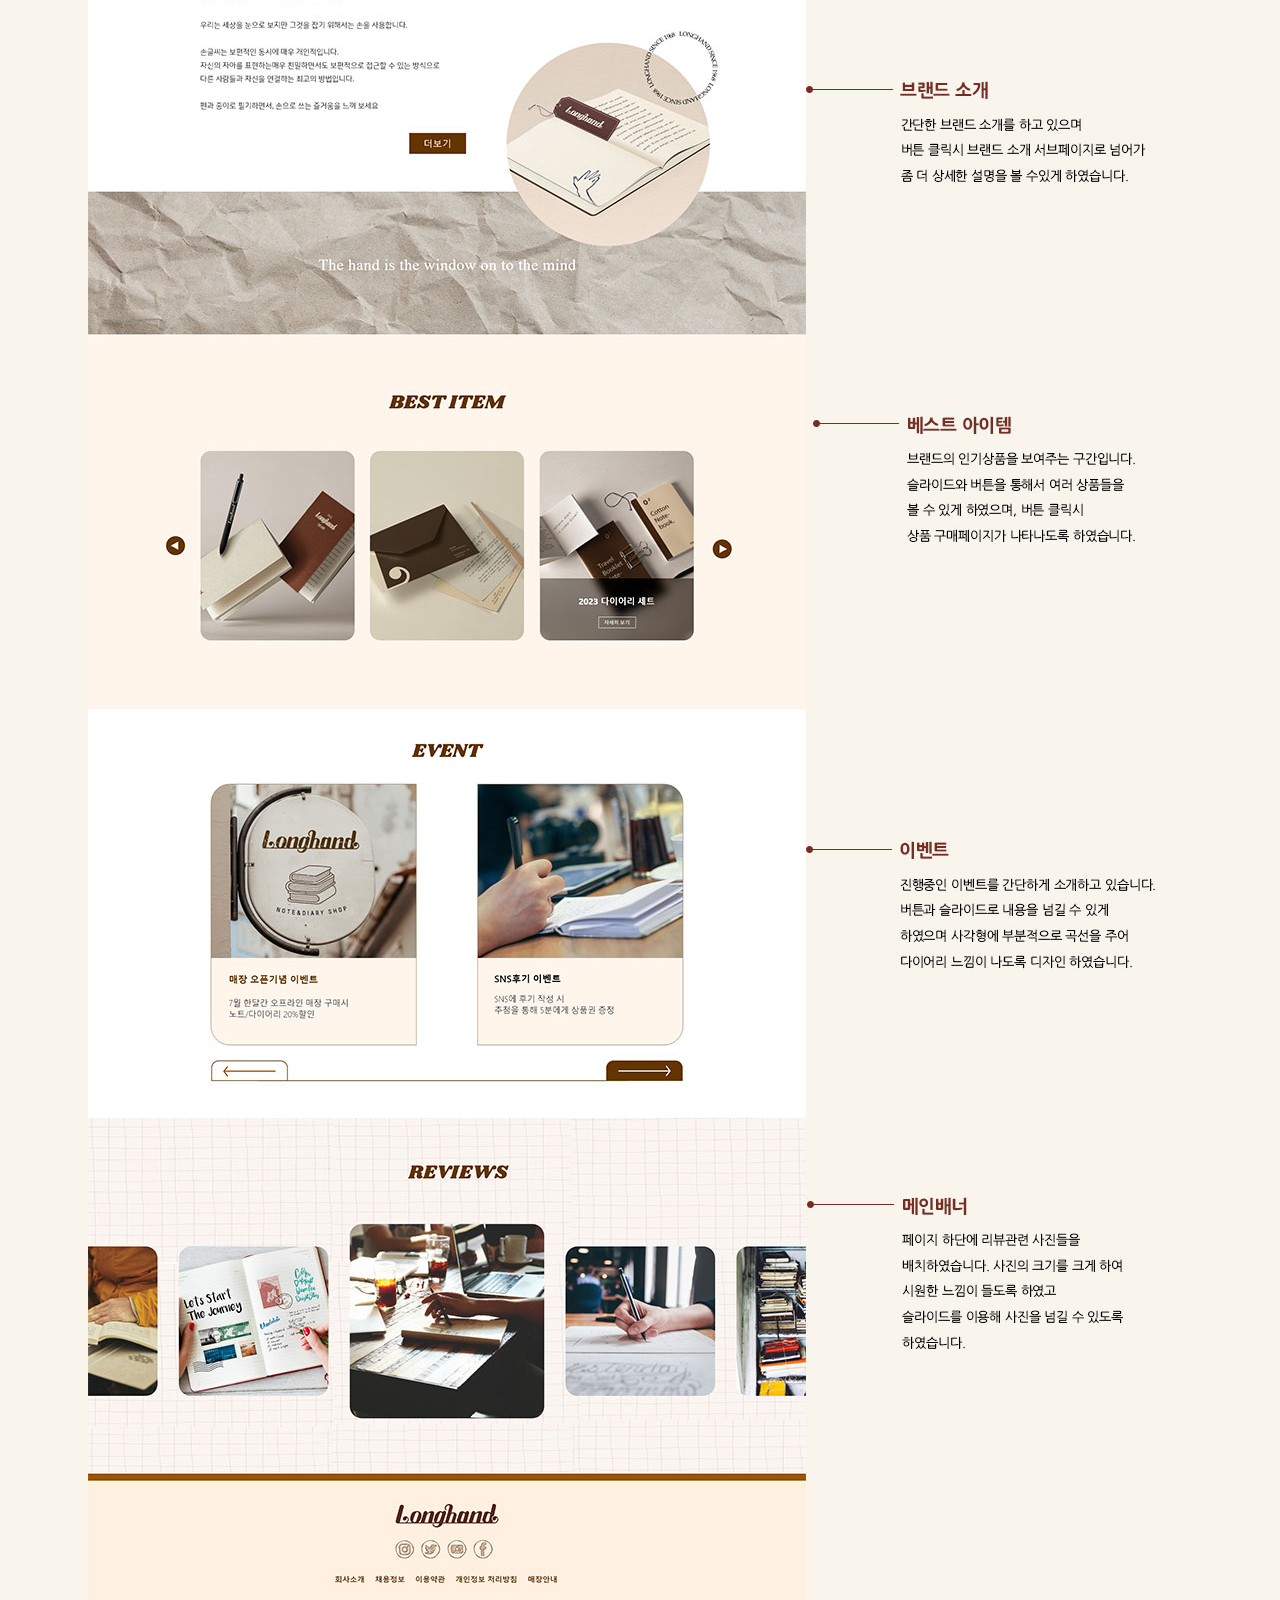
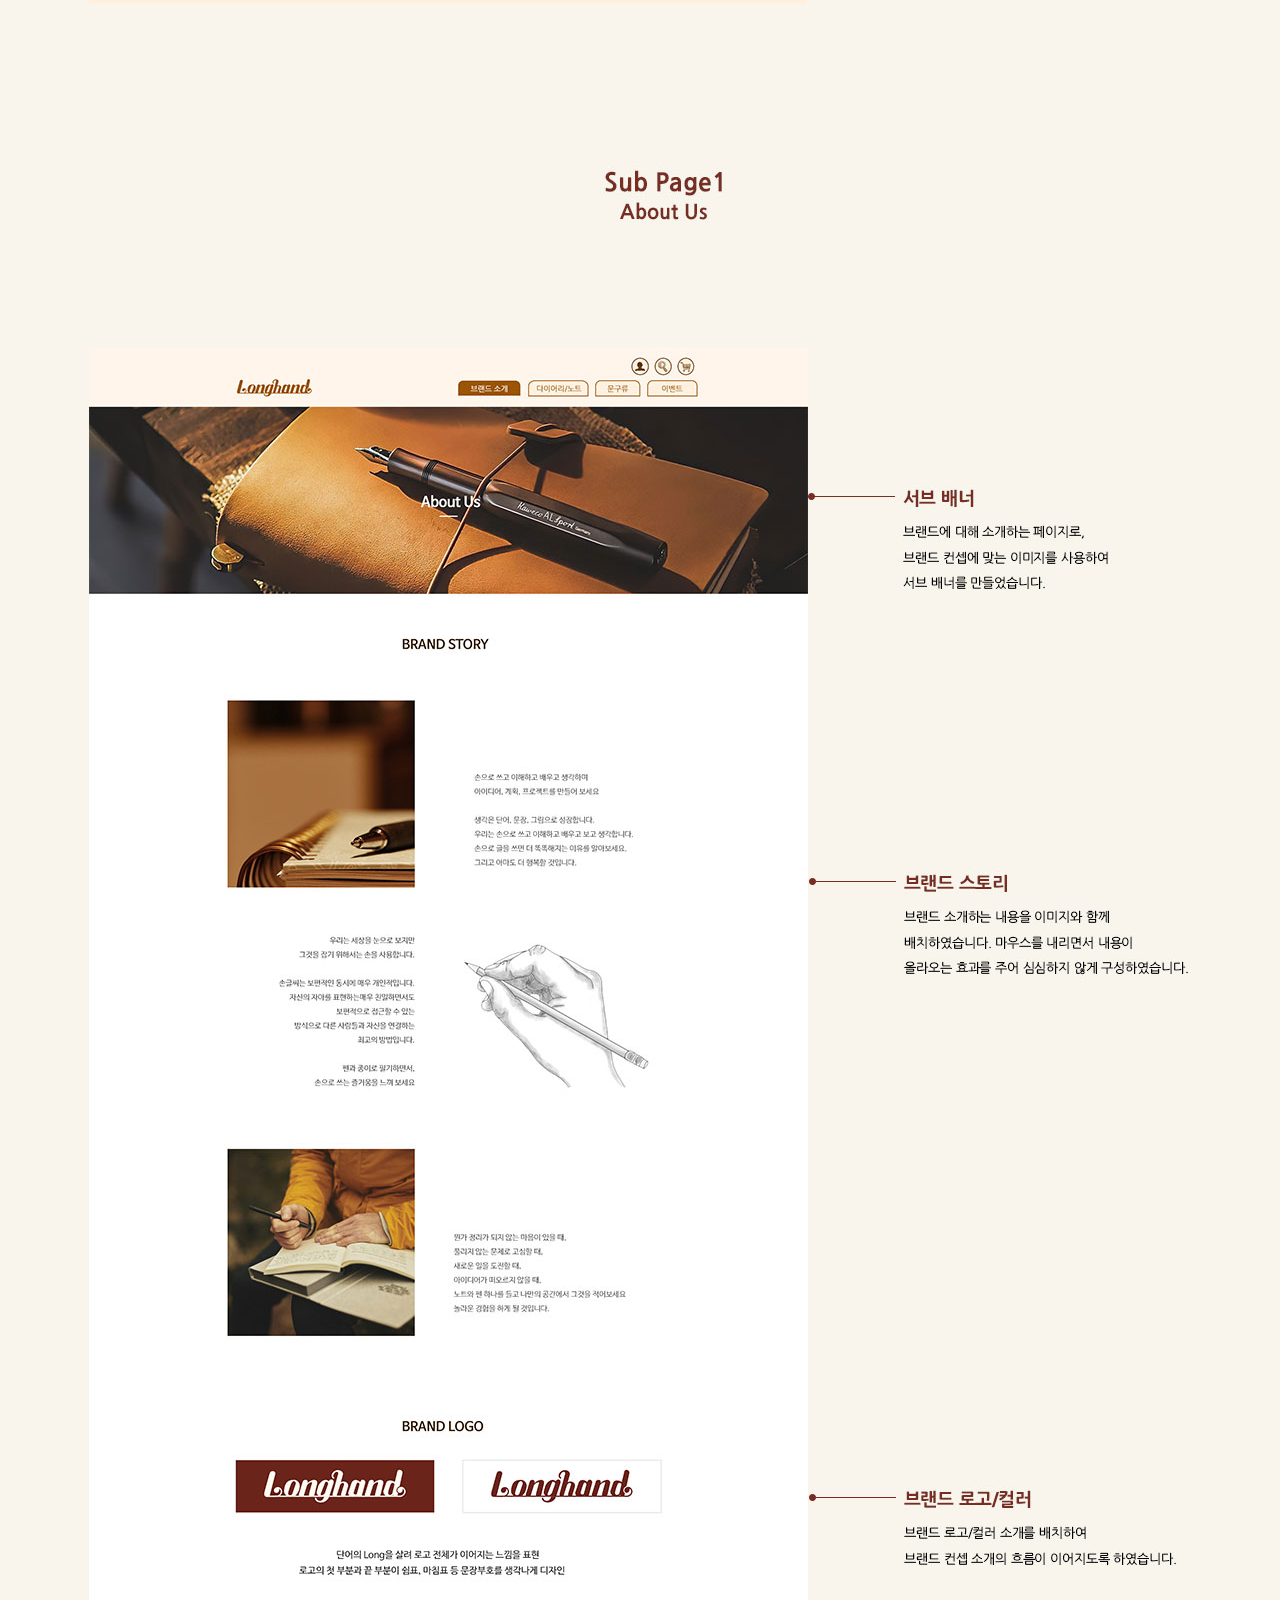
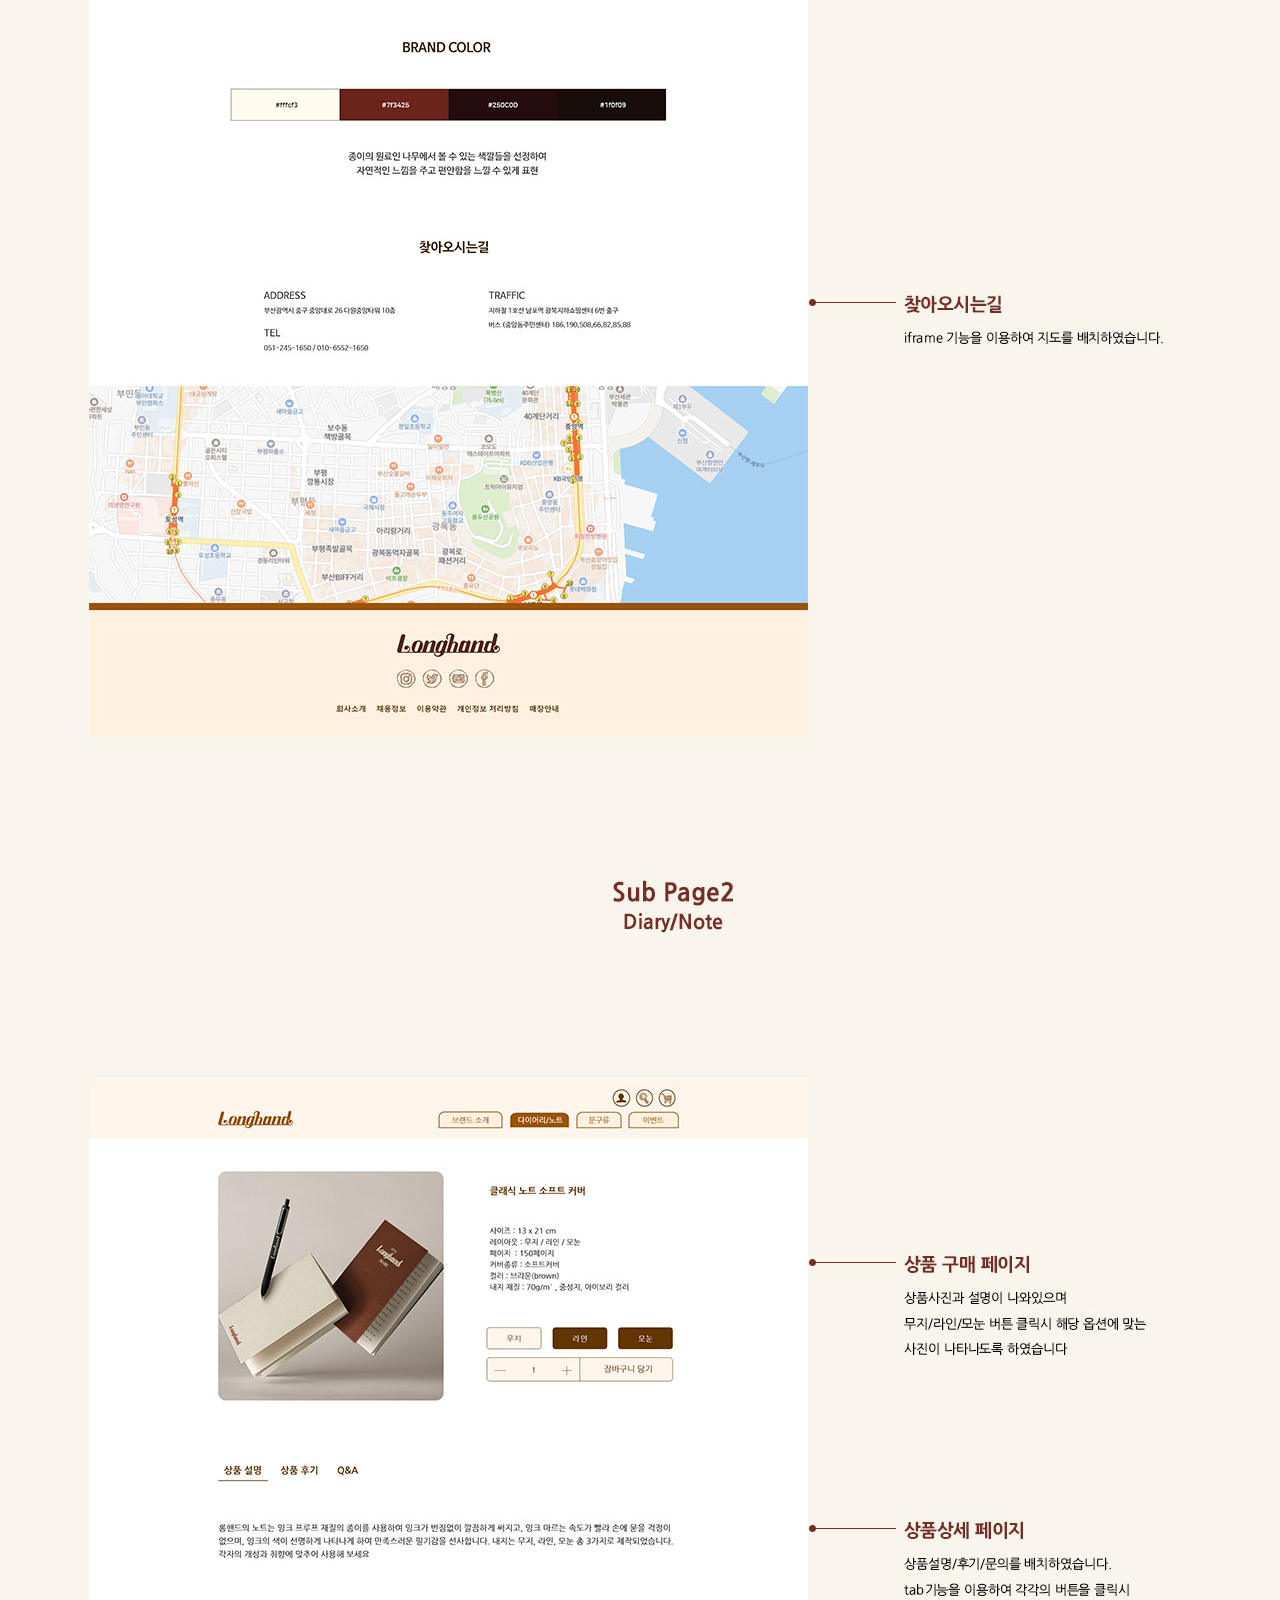
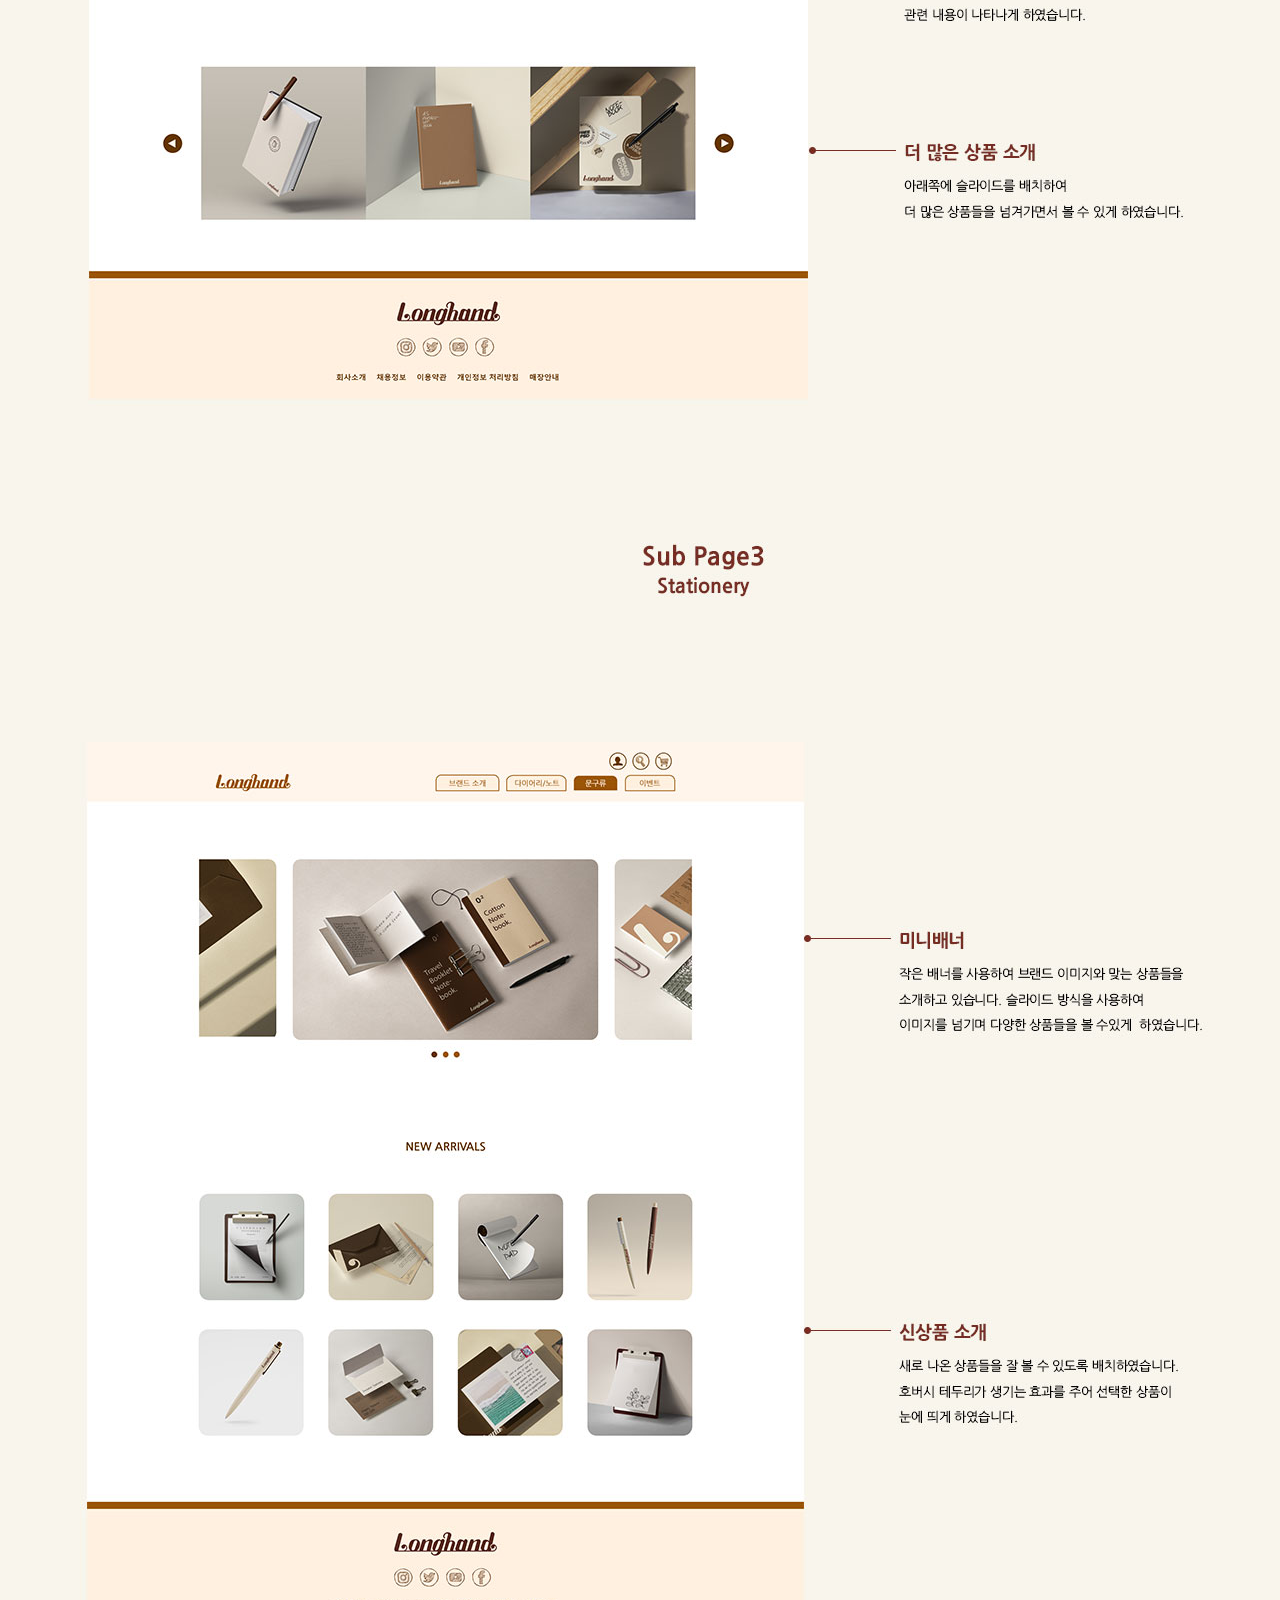
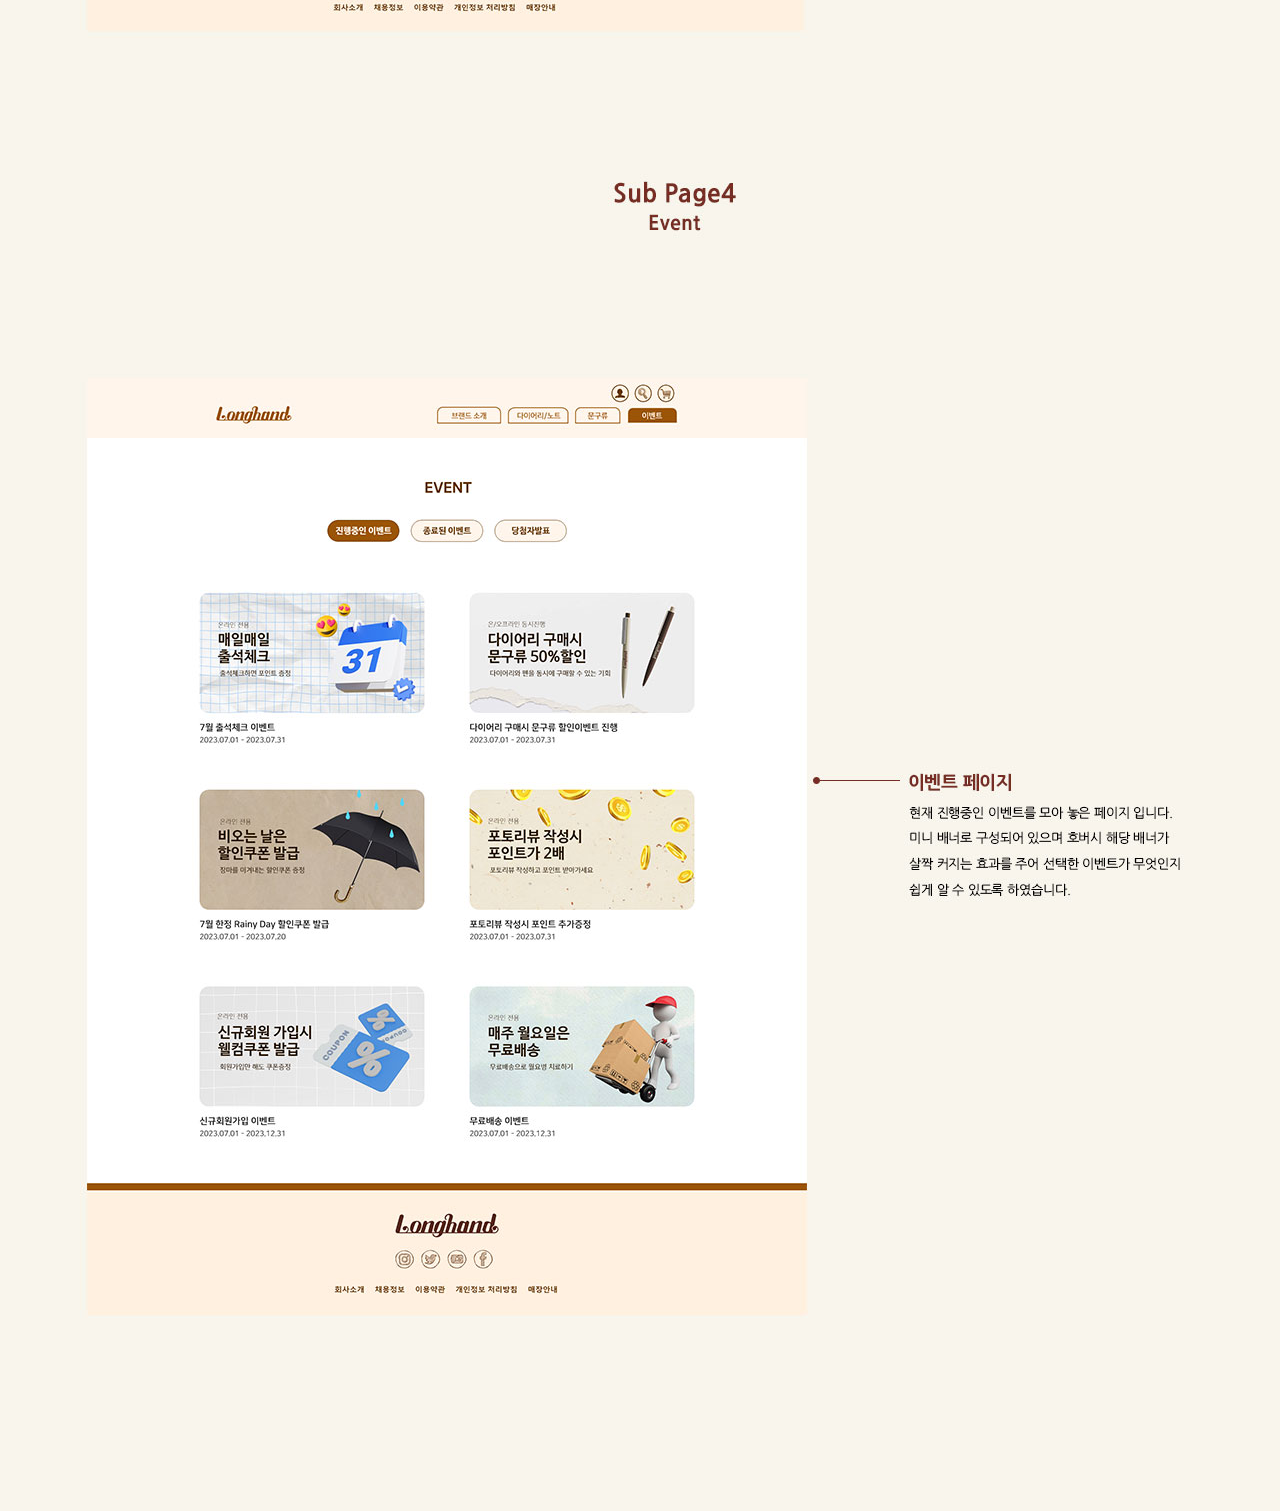
<file: webguide/Web Guide.html>
<!DOCTYPE html>
<html lang="ko">

<head>
    <meta charset="UTF-8">
    <meta name="viewport" content="width=device-width, initial-scale=1.0">
    <title>Web Guide</title>
    <style>
        *{
            margin: 0;
            padding: 0;
        }
        body {
            
            text-align: center;
            background-color: rgb(255, 243, 227);
        }
        img{
            margin: auto;
            display: block;
        }
    </style>
</head>

<body>
    <img src="./images/web1.gif" alt="">
    <img src="./images/web2.jpg" alt="">
</body>

</html>
</file>
